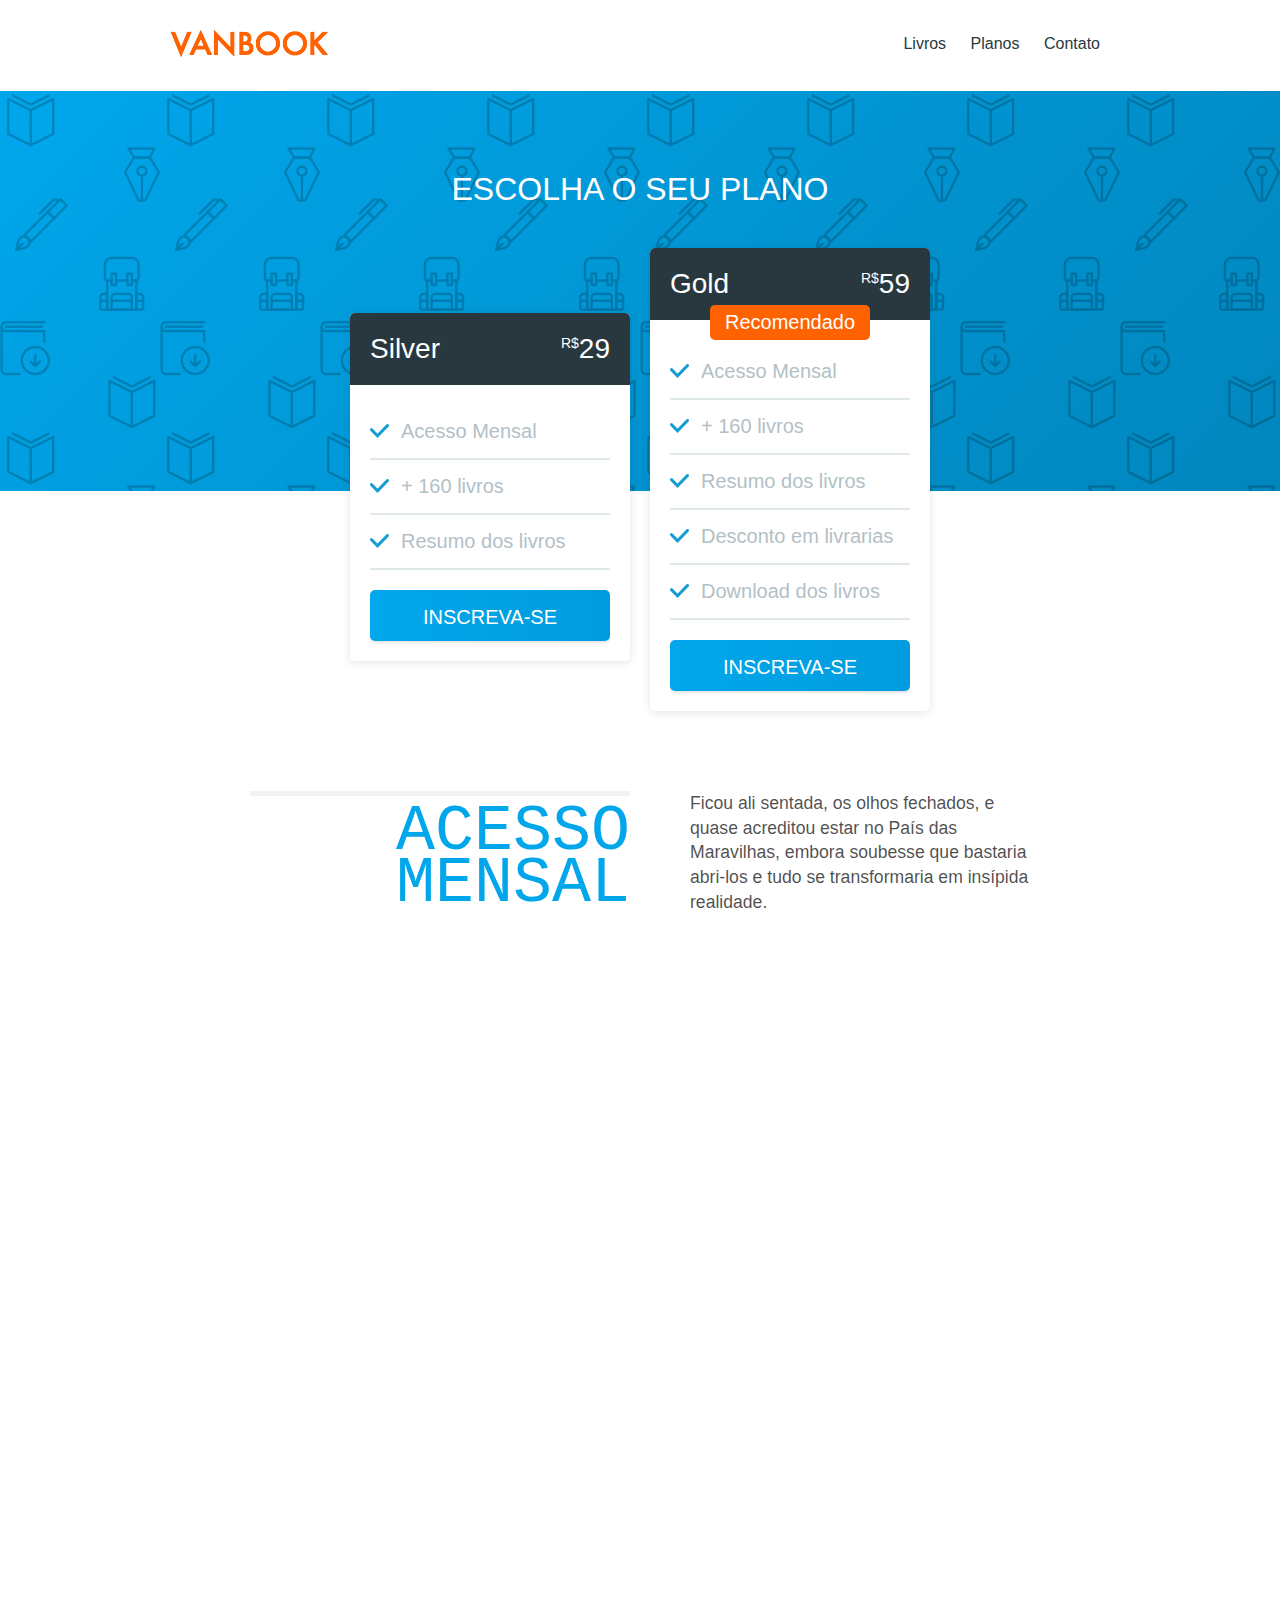
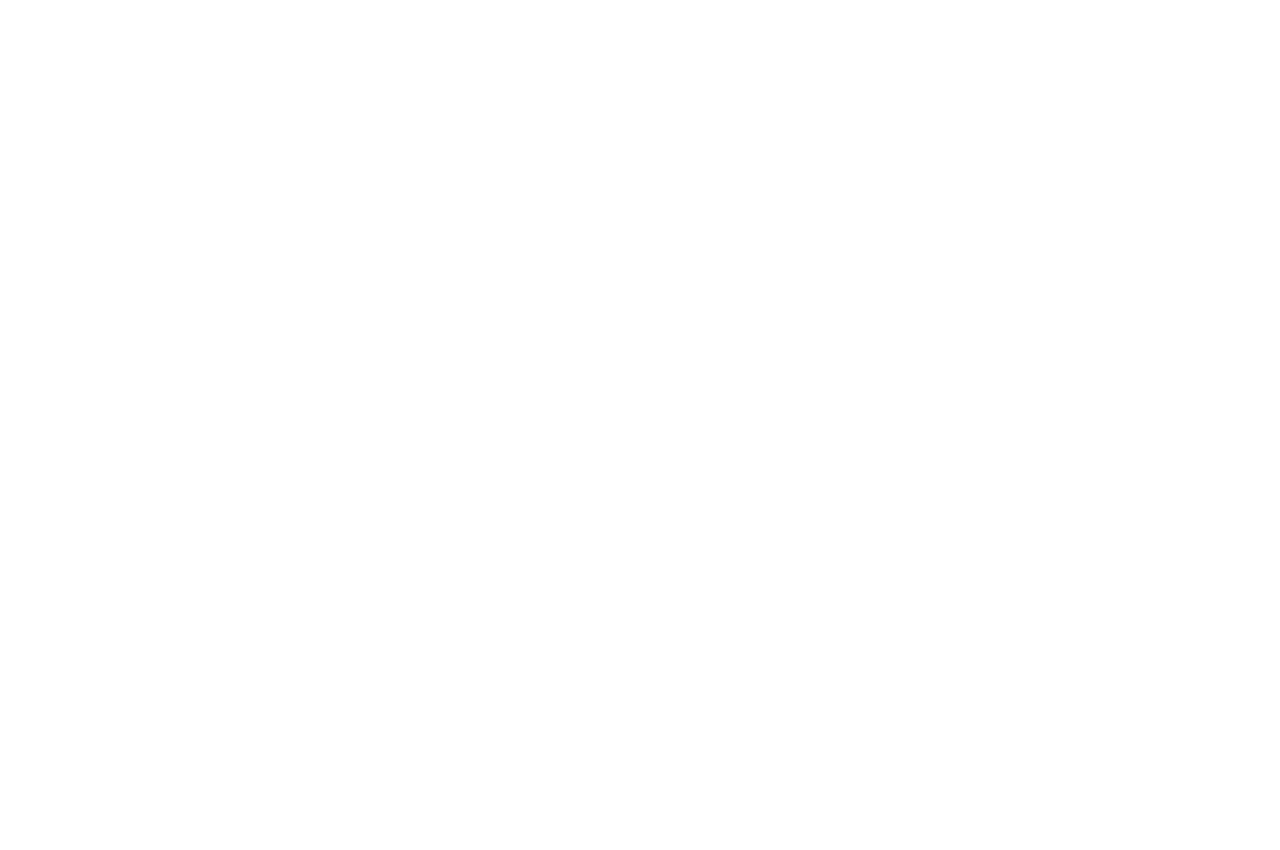
<file: 1-animacao-com-scroll/index.html>
<!DOCTYPE html>
<html lang="pt-br">
	<head>
		<meta charset="utf-8">
		<title>Vanbook</title>
		<link rel="stylesheet" href="css/reset.css">
		<link rel="stylesheet" href="css/grid.css">
		<link rel="stylesheet" href="css/style.css">
	</head>
	<body>

	<header class="container menu">
		<div class="grid-5">
			<a href="#"><img src="img/vanbook.png" alt="Vanbook"></a>
		</div>
		<nav class="grid-11">
			<ul>
				<li><a href="#">Livros</a></li>
				<li><a href="#">Planos</a></li>
				<li><a href="#">Contato</a></li>
			</ul>
		</nav>
	</header>

	<section class="planos">
		<h1>Escolha o seu plano</h1>

		<div class="container">
			<div class="planos-item silver grid-5">
				<div class="planos-nome">
					<h2>Silver</h2>
					<span><sup>R$</sup>29</span>
				</div>
				<ul>
					<li>Acesso Mensal</li>
					<li>+ 160 livros</li>
					<li>Resumo dos livros</li>
				</ul>
				<a href="#" class="btn">Inscreva-se</a>
			</div>

			<div class="planos-item grid-5">
				<div class="planos-nome">
					<h2>Gold</h2>
					<span><sup>R$</sup>59</span>
				</div>
				<p class="recomendado">Recomendado</p>
				<ul>
					<li>Acesso Mensal</li>
					<li>+ 160 livros</li>
					<li>Resumo dos livros</li>
					<li>Desconto em livrarias</li>
					<li>Download dos livros</li>
				</ul>
				<a href="#" class="btn">Inscreva-se</a>
			</div>
		</div>
	</section>

	<section class="beneficios-section container">
		<div class="beneficio">
			<h2>Acesso Mensal</h2>
			<p>Ficou ali sentada, os olhos fechados, e quase acreditou estar no País das Maravilhas, embora soubesse que bastaria abri-los e tudo se transformaria em insípida realidade.</p>
		</div>
		<div class="beneficio anime">
			<p>Eu... eu... nem eu mesmo sei, nesse momento... eu... enfim, sei quem eu era, quando me levantei hoje de manhã, mas acho que já me transformei várias vezes desde então.</p>
			<h2>+ 160 Livros</h2>
		</div>
		<div class="beneficio anime">
			<h2>Resumo dos Livros</h2>
			<p>Ficou ali sentada, os olhos fechados, e quase acreditou estar no País das Maravilhas, embora soubesse que bastaria abri-los e tudo se transformaria em insípida realidade.</p>
		</div>
		<div class="beneficio anime">
			<p>Eu... eu... nem eu mesmo sei, nesse momento... eu... enfim, sei quem eu era, quando me levantei hoje de manhã, mas acho que já me transformei várias vezes desde então.</p>
			<h2>Desconto em Livrarias</h2>
		</div>
		<div class="beneficio anime">
			<h2>Download dos Livros</h2>
			<p>Ficou ali sentada, os olhos fechados, e quase acreditou estar no País das Maravilhas, embora soubesse que bastaria abri-los e tudo se transformaria em insípida realidade.</p>
		</div>
	</section>

	<!-- JavaScript -->
	<script src="js/libs/jquery-3.1.1.min.js"></script>
	<script src="js/main.js"></script>
	<!-- JavaScript -->

	</body>
</html>
</file>
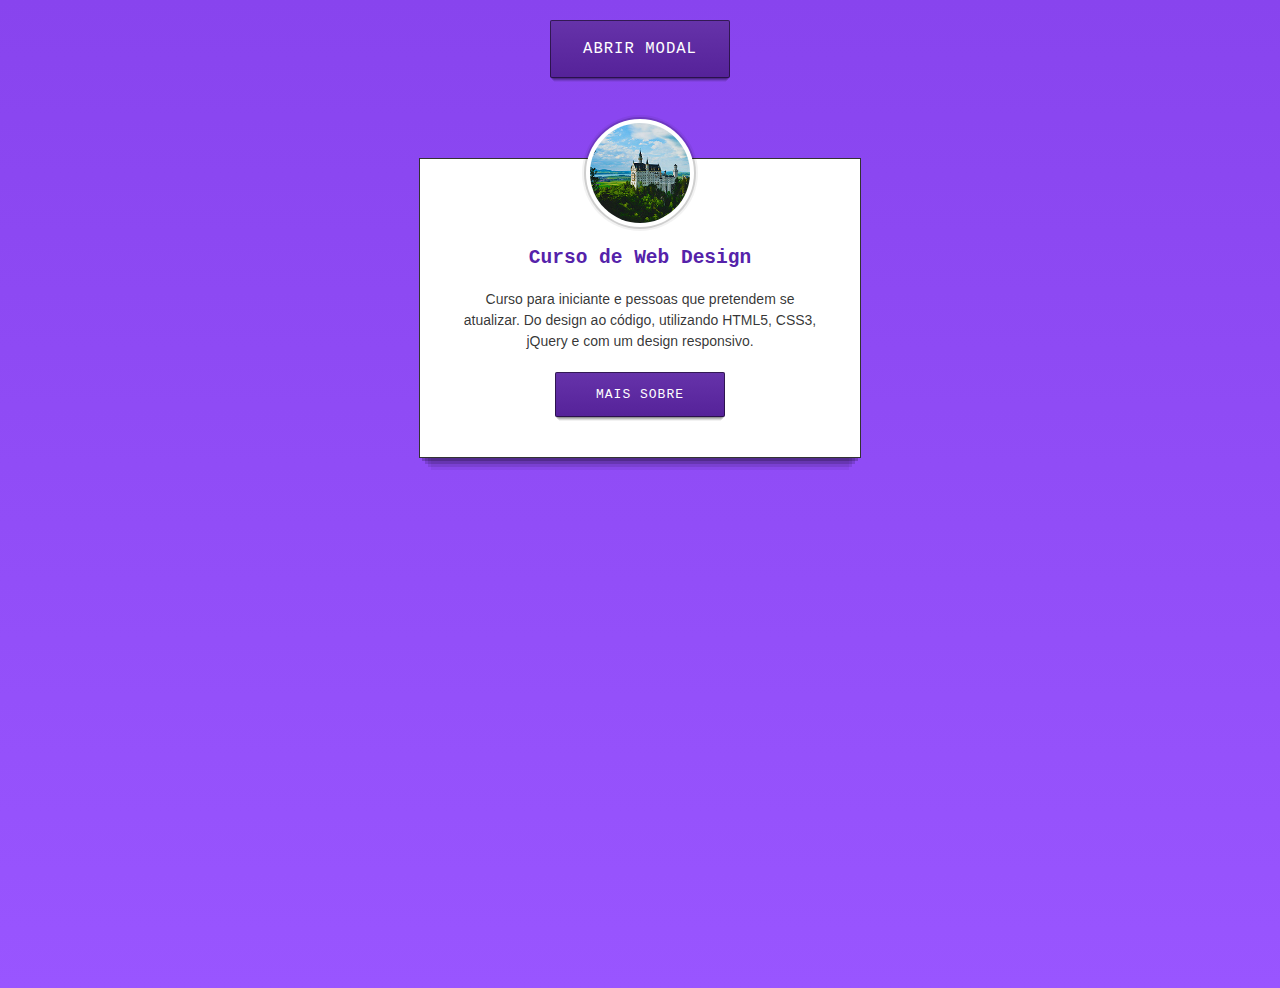
<file: 1-animacao/index.html>
<!DOCTYPE html>
<html>
  <head>
		<title>jQuery</title>
		<meta charset="utf-8">
		<link rel="stylesheet" href="style.css" type="text/css">
  </head>
  <body>
		<a href="#Teste" class="abrir-modal">Abrir Modal</a>
		<div class="modal active">
			<div class="modal-img">
				<img src="castelo.jpg" alt="Castelo" />
			</div>
			<div class="modal-content">
				<h1>Curso de Web Design</h1>
				<p>Curso para iniciante e pessoas que pretendem se atualizar. Do design ao código, utilizando HTML5, CSS3, jQuery e com um design responsivo.</p>
				<a href="#" class="btn">Mais Sobre</a>
			</div>
		</div>
    
    <script src="jquery-3.1.1.min.js" type="text/javascript"></script>
    <script src="app.js" type="text/javascript"></script>
  </body>
</html>
</file>
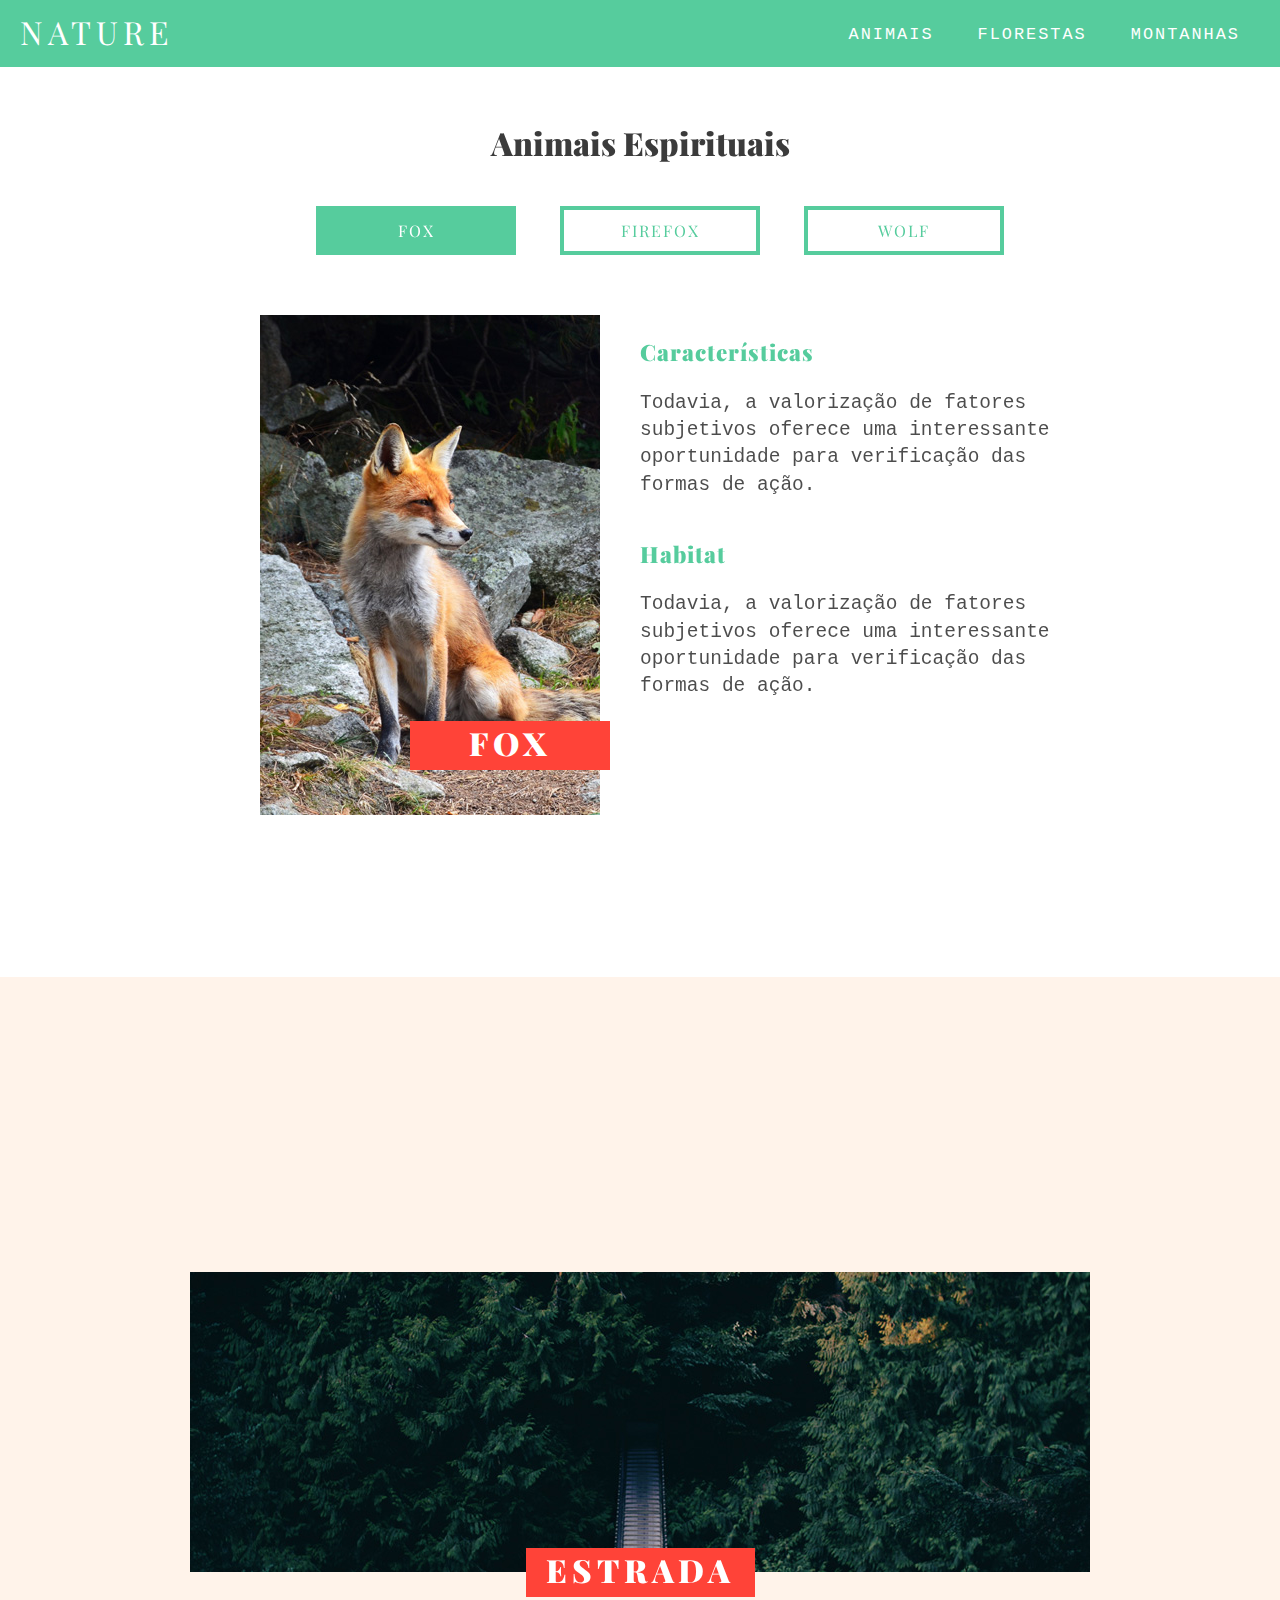
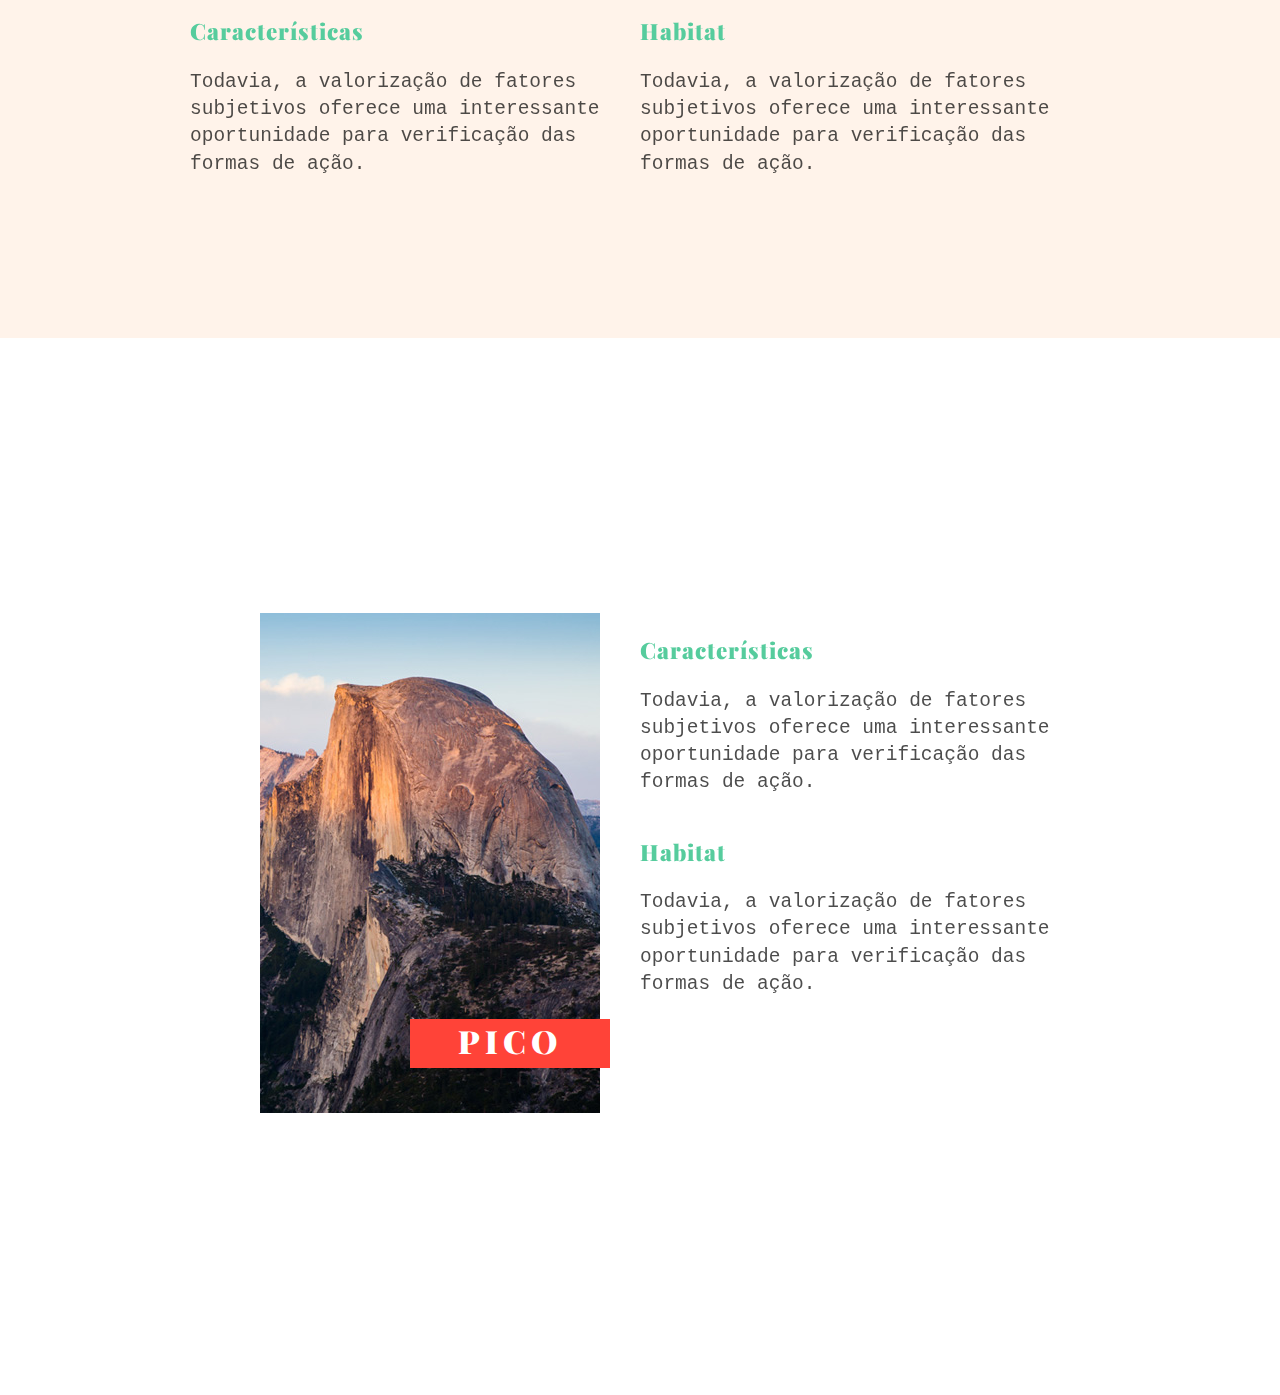
<file: 10-animacao-ao-scroll/index.html>
<!DOCTYPE html>
<html>

<head>
	<title>Nature - Scroll</title>
	<link href="https://fonts.googleapis.com/css?family=Playfair+Display:900" rel="stylesheet">
	<link rel="stylesheet" type="text/css" href="css/style.css">
</head>

<body>

	<script type="text/javascript">
		document.documentElement.className += ' js';
	</script>

	<header class="menu">
		<a class="logo" href="/">Nature</a>
		<span class="mobile-btn"></span>
		<nav class="menu-nav mobile-menu">
			<ul>
				<li><a href="#animais">Animais</a></li>
				<li><a href="#florestas">Florestas</a></li>
				<li><a href="#montanhas">Montanhas</a></li>
			</ul>
		</nav>
	</header>

	<section class="container animais" data-group="animais" id="animais">

		<h1 data-anime="scroll">Animais Espirituais</h1>

		<ul class="tab-menu" data-anime="scroll">
			<li><a href="#fox" data-click="fox">Fox</a></li>
			<li><a href="#firefox" data-click="firefox">FireFox</a></li>
			<li><a href="#wolf" data-click="wolf">Wolf</a></li>
		</ul>

		<div class="item" id="fox" data-target="fox">
			<div class="item-img">
				<img src="img/fox.jpg" alt="Fox">
				<h2>Fox</h2>
			</div>
			<div class="item-info">
				<h3>Características</h3>
				<p>Todavia, a valorização de fatores subjetivos oferece uma interessante oportunidade para verificação
					das formas de ação.</p>
				<h3>Habitat</h3>
				<p>Todavia, a valorização de fatores subjetivos oferece uma interessante oportunidade para verificação
					das formas de ação.</p>
			</div>
		</div>

		<div class="item" id="firefox" data-target="firefox">
			<div class="item-img">
				<img src="img/firefox.jpg" alt="FireFox">
				<h2>FireFox</h2>
			</div>
			<div class="item-info">
				<h3>Características</h3>
				<p>Todavia, a valorização de fatores subjetivos oferece uma interessante oportunidade para verificação
					das formas de ação.</p>
				<h3>Habitat</h3>
				<p>Todavia, a valorização de fatores subjetivos oferece uma interessante oportunidade para verificação
					das formas de ação.</p>
			</div>
		</div>

		<div class="item" id="wolf" data-target="wolf">
			<div class="item-img">
				<img src="img/wolf.jpg" alt="wolf">
				<h2>Wolf</h2>
			</div>
			<div class="item-info">
				<h3>Características</h3>
				<p>Todavia, a valorização de fatores subjetivos oferece uma interessante oportunidade para verificação
					das formas de ação.</p>
				<h3>Habitat</h3>
				<p>Todavia, a valorização de fatores subjetivos oferece uma interessante oportunidade para verificação
					das formas de ação.</p>
			</div>
		</div>

	</section>

	<section class="florestas" data-group="florestas" id="florestas">
		<div class="container">
			<h1 data-anime="scroll">Florestas Termais</h1>

			<ul class="tab-menu" data-anime="scroll">
				<li><a href="#estrada" data-click="estrada">Estrada</a></li>
				<li><a href="#sol" data-click="sol">Sol</a></li>
				<li><a href="#verde" data-click="verde">Verde</a></li>
			</ul>

			<div class="item" id="estrada" data-target="estrada">
				<div class="item-img">
					<img src="img/estrada.jpg" alt="Estrada">
					<h2>Estrada</h2>
				</div>
				<div class="item-info">
					<div>
						<h3>Características</h3>
						<p>Todavia, a valorização de fatores subjetivos oferece uma interessante oportunidade para
							verificação das formas de ação.</p>
					</div>
					<div>
						<h3>Habitat</h3>
						<p>Todavia, a valorização de fatores subjetivos oferece uma interessante oportunidade para
							verificação das formas de ação.</p>
					</div>
				</div>
			</div>

			<div class="item" id="sol" data-target="sol">
				<div class="item-img">
					<img src="img/sol.jpg" alt="Sol">
					<h2>Sol</h2>
				</div>
				<div class="item-info">
					<div>
						<h3>Características</h3>
						<p>Todavia, a valorização de fatores subjetivos oferece uma interessante oportunidade para
							verificação das formas de ação.</p>
					</div>
					<div>
						<h3>Habitat</h3>
						<p>Todavia, a valorização de fatores subjetivos oferece uma interessante oportunidade para
							verificação das formas de ação.</p>
					</div>
				</div>
			</div>

			<div class="item" id="verde" data-target="verde">
				<div class="item-img">
					<img src="img/verde.jpg" alt="Verde">
					<h2>Verde</h2>
				</div>
				<div class="item-info">
					<div>
						<h3>Características</h3>
						<p>Todavia, a valorização de fatores subjetivos oferece uma interessante oportunidade para
							verificação das formas de ação.</p>
					</div>
					<div>
						<h3>Habitat</h3>
						<p>Todavia, a valorização de fatores subjetivos oferece uma interessante oportunidade para
							verificação das formas de ação.</p>
					</div>
				</div>
			</div>
		</div>
	</section>


	<section class="container montanhas" data-group="montanhas" id="montanhas">

		<h1 data-anime="scroll">Montanhas da Alma</h1>

		<ul class="tab-menu" data-anime="scroll">
			<li><a href="#pico" data-click="pico">Pico</a></li>
			<li><a href="#montanha" data-click="montanha">Montanha</a></li>
			<li><a href="#monte" data-click="monte">Monte</a></li>
		</ul>

		<div class="item" id="pico" data-target="pico">
			<div class="item-img">
				<img src="img/pico.jpg" alt="Pico">
				<h2>Pico</h2>
			</div>
			<div class="item-info">
				<h3>Características</h3>
				<p>Todavia, a valorização de fatores subjetivos oferece uma interessante oportunidade para verificação
					das formas de ação.</p>
				<h3>Habitat</h3>
				<p>Todavia, a valorização de fatores subjetivos oferece uma interessante oportunidade para verificação
					das formas de ação.</p>
			</div>
		</div>

		<div class="item" id="montanha" data-target="montanha">
			<div class="item-img">
				<img src="img/montanha.jpg" alt="Montanha">
				<h2>Montanha</h2>
			</div>
			<div class="item-info">
				<h3>Características</h3>
				<p>Todavia, a valorização de fatores subjetivos oferece uma interessante oportunidade para verificação
					das formas de ação.</p>
				<h3>Habitat</h3>
				<p>Todavia, a valorização de fatores subjetivos oferece uma interessante oportunidade para verificação
					das formas de ação.</p>
			</div>
		</div>

		<div class="item" id="monte" data-target="monte">
			<div class="item-img">
				<img src="img/monte.jpg" alt="Monte">
				<h2>Monte</h2>
			</div>
			<div class="item-info">
				<h3>Características</h3>
				<p>Todavia, a valorização de fatores subjetivos oferece uma interessante oportunidade para verificação
					das formas de ação.</p>
				<h3>Habitat</h3>
				<p>Todavia, a valorização de fatores subjetivos oferece uma interessante oportunidade para verificação
					das formas de ação.</p>
			</div>
		</div>

	</section>

	<script type="text/javascript" src="js/jquery-3.1.1.min.js"></script>
	<script type="text/javascript" src="js/app.js"></script>
</body>

</html>
</file>
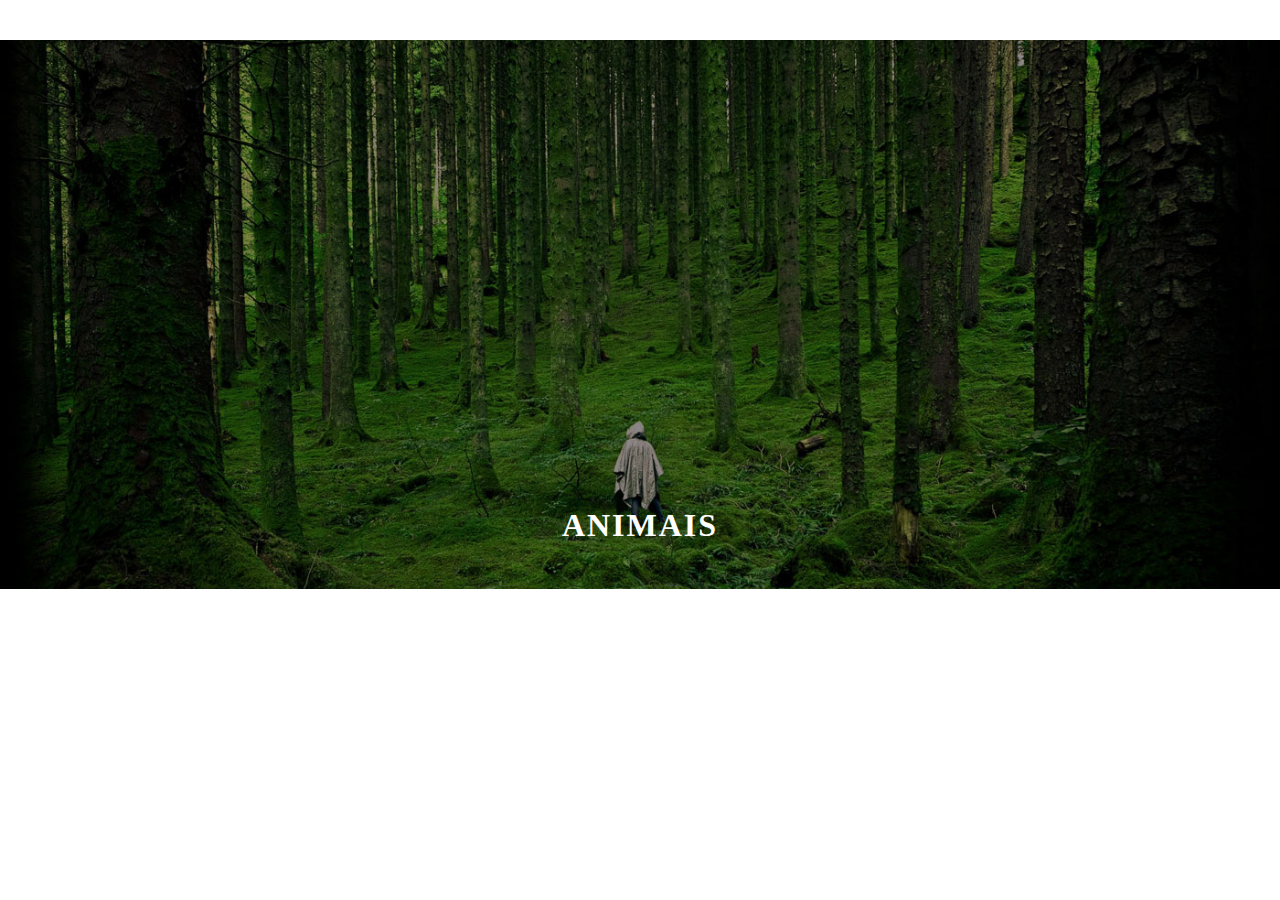
<file: 10-slide/index.html>
<!DOCTYPE html>
<html>
<head>
	<title>Slide</title>
	<link href="https://fonts.googleapis.com/css?family=Playfair+Display:900" rel="stylesheet">
	<link rel="stylesheet" type="text/css" href="css/style.css">
</head>
<body>
		
	<section class="introducao slide">
		<div>
			<img src="img/slide/slide-1.jpg" alt="Animais">
			<h2>Animais</h2>
		</div>
		<div>
			<img src="img/slide/slide-2.jpg" alt="Florestas">
			<h2>Florestas</h2>
		</div>
		<div>
			<img src="img/slide/slide-3.jpg" alt="Montanhas">
			<h2>Montanhas</h2>
		</div>
	</section>
	
	<script type="text/javascript" src="js/jquery-3.1.1.min.js"></script>
	<script type="text/javascript" src="js/app.js"></script>
</body>
</html>
</file>
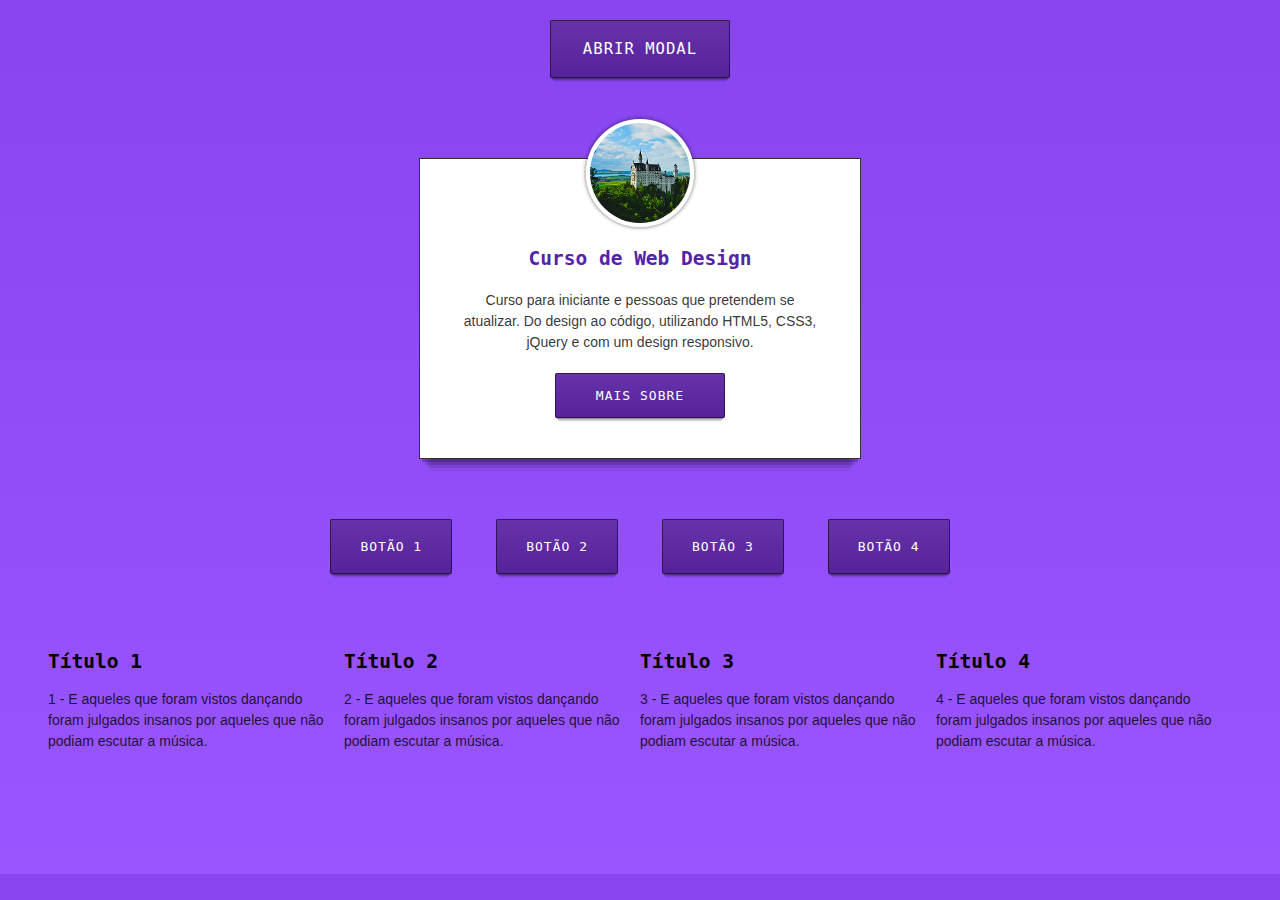
<file: 3-traversing/index.html>
<!DOCTYPE html>
<html>
  <head>
		<title>jQuery</title>
		<meta charset="utf-8">
		<link rel="stylesheet" href="style.css" type="text/css">
  </head>
  <body>
		<a href="#Teste" class="abrir-modal">Abrir Modal</a>
		<div class="modal active">
			<div class="modal-img">
				<img src="castelo.jpg" alt="Castelo" />
			</div>
			<div class="modal-content">
				<h1>Curso de Web Design</h1>
				<p>Curso para iniciante e pessoas que pretendem se atualizar. Do design ao código, utilizando HTML5, CSS3, jQuery e com um design responsivo.</p>
				<a href="#" class="btn">Mais Sobre</a>
			</div>
		</div>
		
		<section class="botoes">
			<a href="#" class="btn">Botão 1</a>
			<a href="#" class="btn">Botão 2</a>
			<a href="#" class="btn">Botão 3</a>
			<a href="#" class="btn">Botão 4</a>
		</section>
		
		<section class="frases">
			<div>
				<h2>Título 1</h2>
				<p><span>1 - </span>E aqueles que foram vistos dançando foram julgados insanos por aqueles que não podiam escutar a música.</p>
			</div>
			<div>
				<h2>Título 2</h2>
				<p><span>2 - </span>E aqueles que foram vistos dançando foram julgados insanos por aqueles que não podiam escutar a música.</p>
			</div>
			<div>
				<h2>Título 3</h2>
				<p><span>3 - </span>E aqueles que foram vistos dançando foram julgados insanos por aqueles que não podiam escutar a música.</p>
			</div>
			<div>
				<h2>Título 4</h2>
				<p><span>4 - </span>E aqueles que foram vistos dançando foram julgados insanos por aqueles que não podiam escutar a música.</p>
			</div>
		</section>
    
    <script src="jquery-3.1.1.min.js" type="text/javascript"></script>
    <script src="app.js" type="text/javascript"></script>
  </body>
</html>
</file>
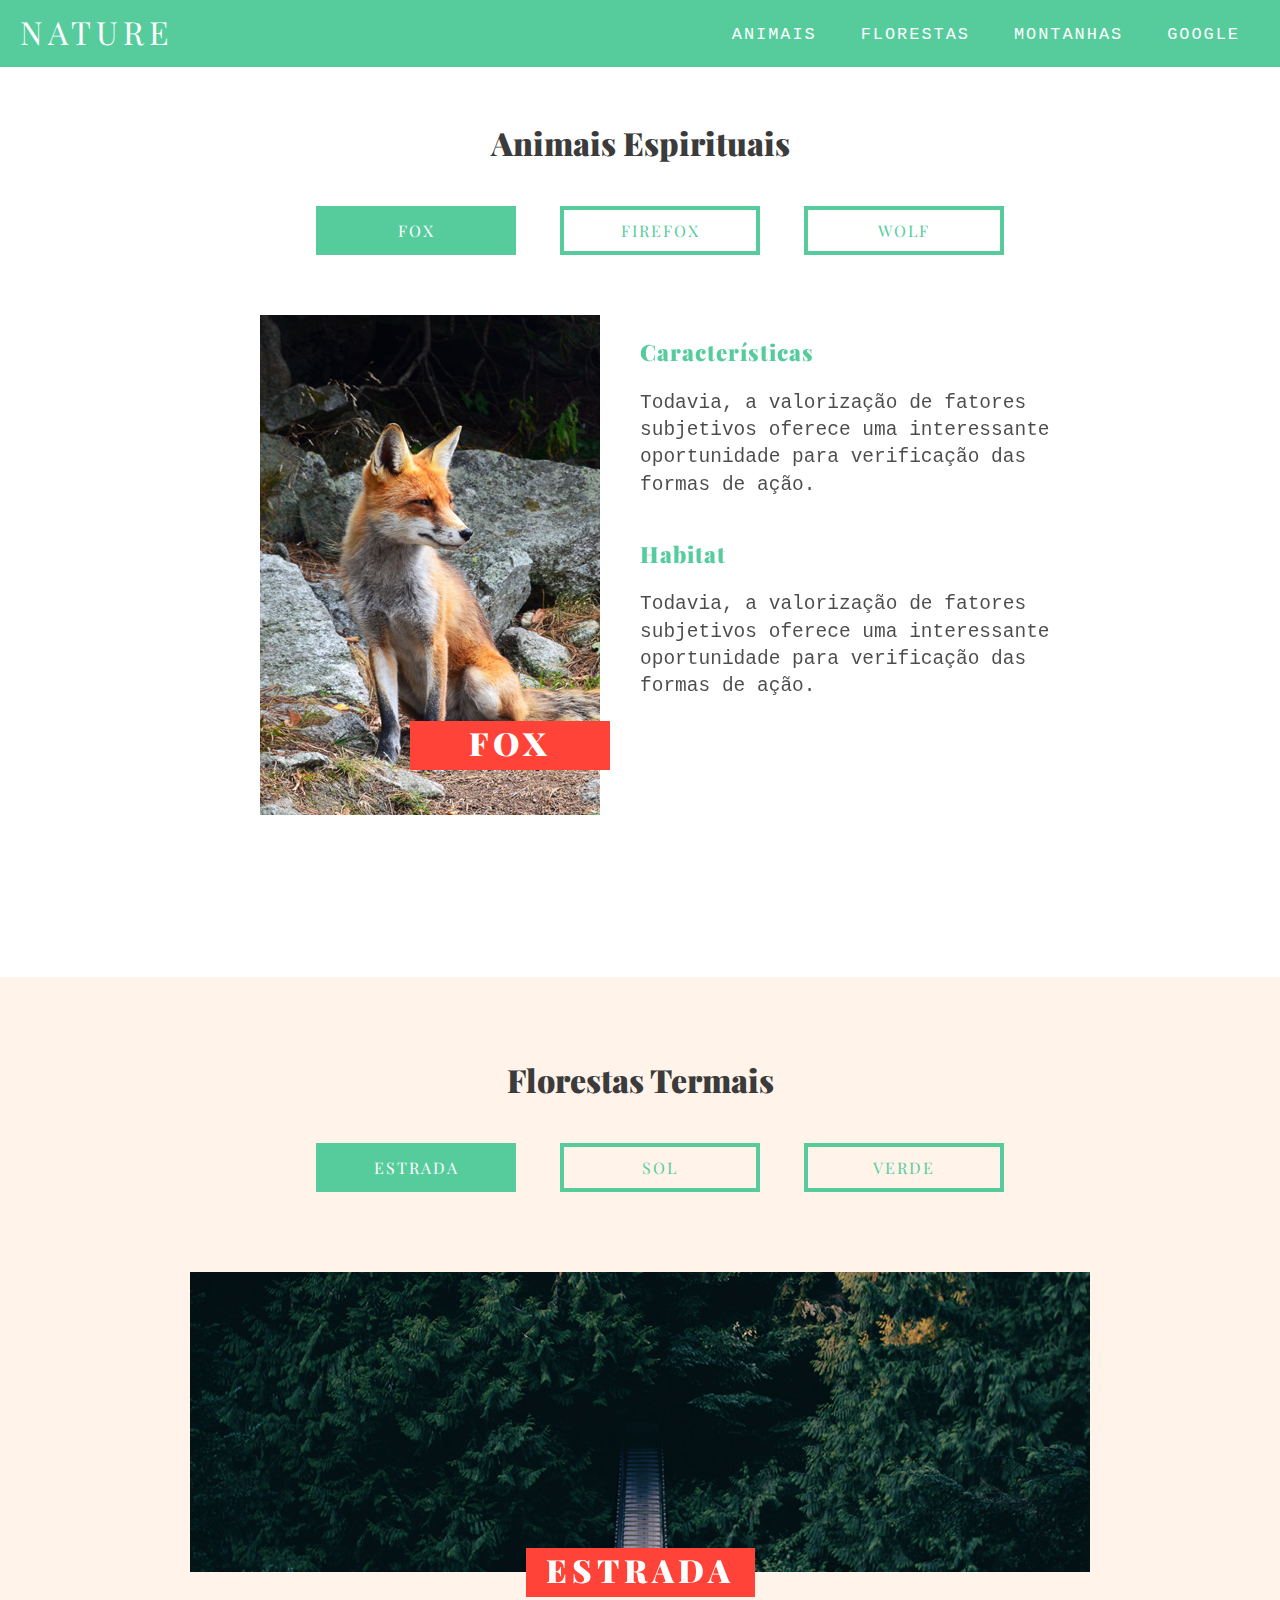
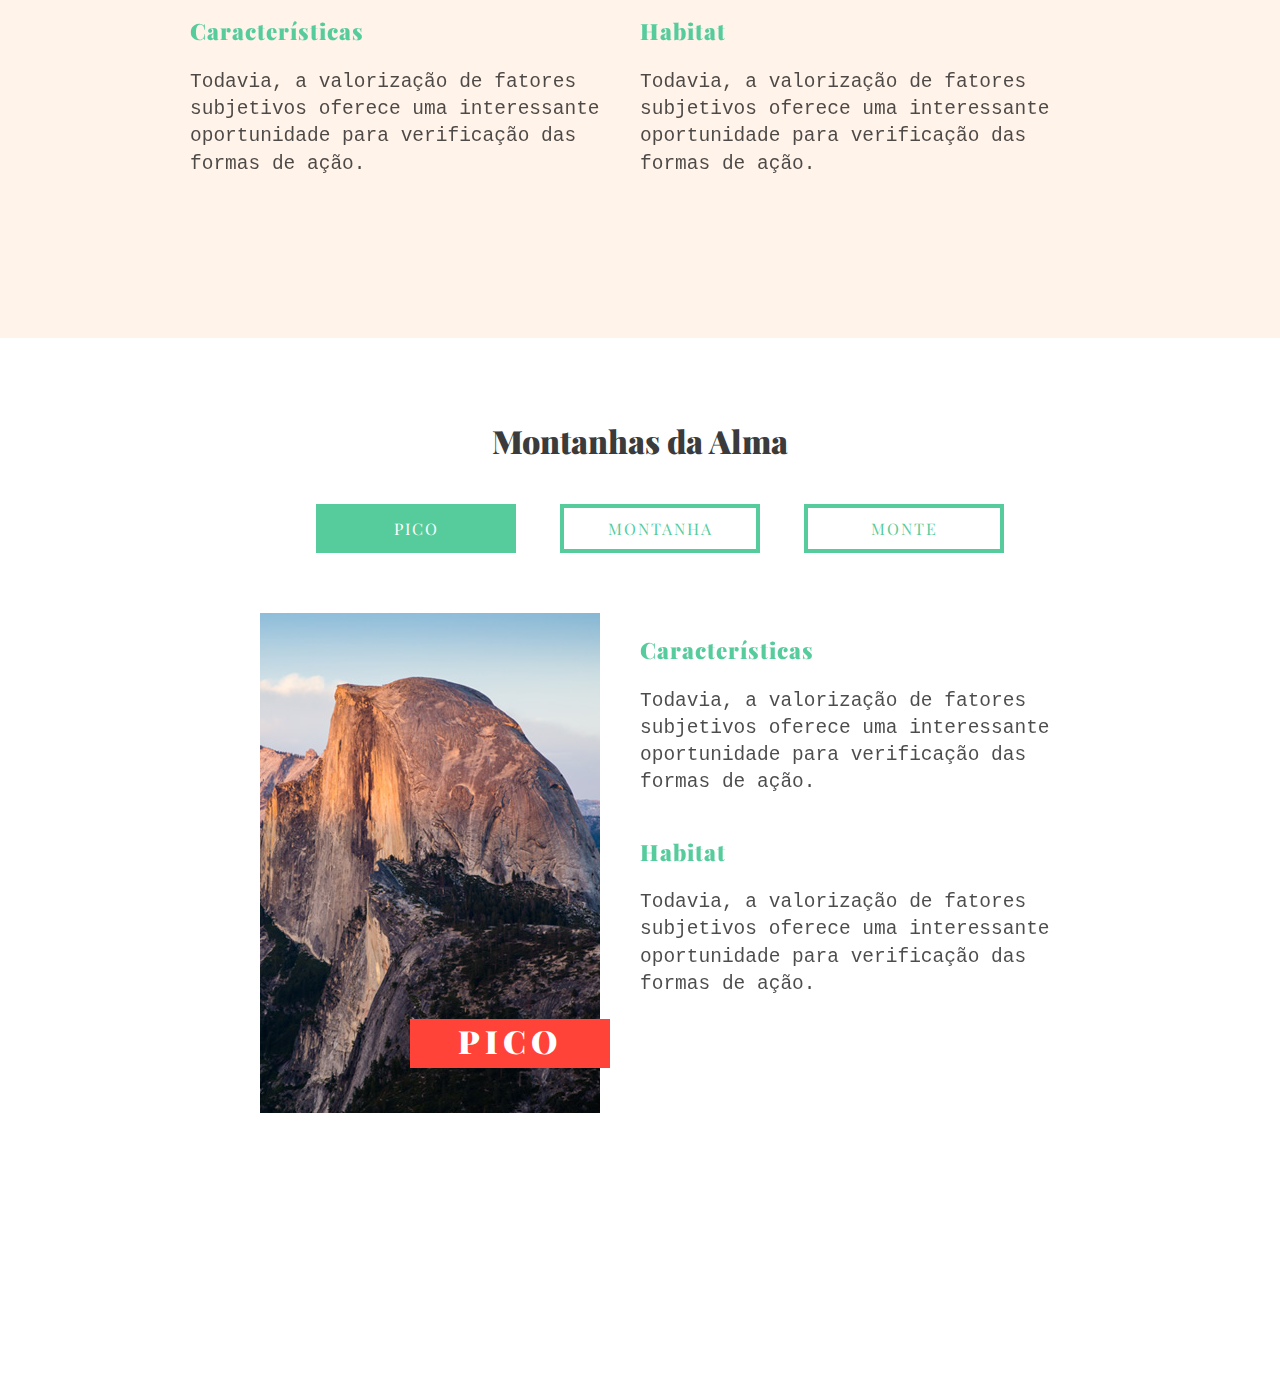
<file: 6-scroll/index.html>
<!DOCTYPE html>
<html>
<head>
	<title>Nature - Scroll</title>
	<link href="https://fonts.googleapis.com/css?family=Playfair+Display:900" rel="stylesheet">
	<link rel="stylesheet" type="text/css" href="css/style.css">
</head>
<body>

	<script type="text/javascript">
		document.documentElement.className += ' js';
	</script>
	
	<header class="menu">
		<a class="logo" href="/">Nature</a>
		<nav class="menu-nav">
			<ul>
				<li><a href="#animais">Animais</a></li>
				<li><a href="#florestas">Florestas</a></li>
				<li><a href="#montanhas">Montanhas</a></li>
				<li><a href="https://www.google.com.br/" target="_blank">Google</a></li>
			</ul>
		</nav>
	</header>

	<section class="container animais" data-group="animais" id="animais">

		<h1>Animais Espirituais</h1>

		<ul class="tab-menu">
			<li><a href="#fox" data-click="fox">Fox</a></li>
			<li><a href="#firefox" data-click="firefox">FireFox</a></li>
			<li><a href="#wolf" data-click="wolf">Wolf</a></li>
		</ul>

		<div class="item" id="fox" data-target="fox">
			<div class="item-img">
				<img src="img/fox.jpg" alt="Fox">
				<h2>Fox</h2>
			</div>
			<div class="item-info">
				<h3>Características</h3>
				<p>Todavia, a valorização de fatores subjetivos oferece uma interessante oportunidade para verificação das formas de ação.</p>
				<h3>Habitat</h3>
				<p>Todavia, a valorização de fatores subjetivos oferece uma interessante oportunidade para verificação das formas de ação.</p>
			</div>
		</div>

		<div class="item" id="firefox" data-target="firefox">
			<div class="item-img">
				<img src="img/firefox.jpg" alt="FireFox">
				<h2>FireFox</h2>
			</div>
			<div class="item-info">
				<h3>Características</h3>
				<p>Todavia, a valorização de fatores subjetivos oferece uma interessante oportunidade para verificação das formas de ação.</p>
				<h3>Habitat</h3>
				<p>Todavia, a valorização de fatores subjetivos oferece uma interessante oportunidade para verificação das formas de ação.</p>
			</div>
		</div>

		<div class="item" id="wolf" data-target="wolf">
			<div class="item-img">
				<img src="img/wolf.jpg" alt="wolf">
				<h2>Wolf</h2>
			</div>
			<div class="item-info">
				<h3>Características</h3>
				<p>Todavia, a valorização de fatores subjetivos oferece uma interessante oportunidade para verificação das formas de ação.</p>
				<h3>Habitat</h3>
				<p>Todavia, a valorização de fatores subjetivos oferece uma interessante oportunidade para verificação das formas de ação.</p>
			</div>
		</div>

	</section>

	<section class="florestas" data-group="florestas" id="florestas">
	<div class="container">
		<h1>Florestas Termais</h1>

		<ul class="tab-menu">
			<li><a href="#estrada" data-click="estrada">Estrada</a></li>
			<li><a href="#sol" data-click="sol">Sol</a></li>
			<li><a href="#verde" data-click="verde">Verde</a></li>
		</ul>

		<div class="item" id="estrada" data-target="estrada">
			<div class="item-img">
				<img src="img/estrada.jpg" alt="Estrada">
				<h2>Estrada</h2>
			</div>
			<div class="item-info">
			<div>
				<h3>Características</h3>
				<p>Todavia, a valorização de fatores subjetivos oferece uma interessante oportunidade para verificação das formas de ação.</p>
			</div>
			<div>
				<h3>Habitat</h3>
				<p>Todavia, a valorização de fatores subjetivos oferece uma interessante oportunidade para verificação das formas de ação.</p>
			</div>
			</div>
		</div>

		<div class="item" id="sol" data-target="sol">
			<div class="item-img">
				<img src="img/sol.jpg" alt="Sol">
				<h2>Sol</h2>
			</div>
			<div class="item-info">
			<div>
				<h3>Características</h3>
				<p>Todavia, a valorização de fatores subjetivos oferece uma interessante oportunidade para verificação das formas de ação.</p>
			</div>
			<div>
				<h3>Habitat</h3>
				<p>Todavia, a valorização de fatores subjetivos oferece uma interessante oportunidade para verificação das formas de ação.</p>
			</div>	
			</div>
		</div>

		<div class="item" id="verde" data-target="verde">
			<div class="item-img">
				<img src="img/verde.jpg" alt="Verde">
				<h2>Verde</h2>
			</div>
			<div class="item-info">
			<div>
				<h3>Características</h3>
				<p>Todavia, a valorização de fatores subjetivos oferece uma interessante oportunidade para verificação das formas de ação.</p>
			</div>
			<div>
				<h3>Habitat</h3>
				<p>Todavia, a valorização de fatores subjetivos oferece uma interessante oportunidade para verificação das formas de ação.</p>
			</div>
			</div>
		</div>
	</div>
	</section>
	
	
<section class="container montanhas" data-group="montanhas" id="montanhas">

		<h1>Montanhas da Alma</h1>

		<ul class="tab-menu">
			<li><a href="#pico" data-click="pico">Pico</a></li>
			<li><a href="#montanha" data-click="montanha">Montanha</a></li>
			<li><a href="#monte" data-click="monte">Monte</a></li>
		</ul>

		<div class="item" id="pico" data-target="pico">
			<div class="item-img">
				<img src="img/pico.jpg" alt="Pico">
				<h2>Pico</h2>
			</div>
			<div class="item-info">
				<h3>Características</h3>
				<p>Todavia, a valorização de fatores subjetivos oferece uma interessante oportunidade para verificação das formas de ação.</p>
				<h3>Habitat</h3>
				<p>Todavia, a valorização de fatores subjetivos oferece uma interessante oportunidade para verificação das formas de ação.</p>
			</div>
		</div>

		<div class="item" id="montanha" data-target="montanha">
			<div class="item-img">
				<img src="img/montanha.jpg" alt="Montanha">
				<h2>Montanha</h2>
			</div>
			<div class="item-info">
				<h3>Características</h3>
				<p>Todavia, a valorização de fatores subjetivos oferece uma interessante oportunidade para verificação das formas de ação.</p>
				<h3>Habitat</h3>
				<p>Todavia, a valorização de fatores subjetivos oferece uma interessante oportunidade para verificação das formas de ação.</p>
			</div>
		</div>

		<div class="item" id="monte" data-target="monte">
			<div class="item-img">
				<img src="img/monte.jpg" alt="Monte">
				<h2>Monte</h2>
			</div>
			<div class="item-info">
				<h3>Características</h3>
				<p>Todavia, a valorização de fatores subjetivos oferece uma interessante oportunidade para verificação das formas de ação.</p>
				<h3>Habitat</h3>
				<p>Todavia, a valorização de fatores subjetivos oferece uma interessante oportunidade para verificação das formas de ação.</p>
			</div>
		</div>

	</section>	

	<script type="text/javascript" src="js/jquery-3.1.1.min.js"></script>
	<script type="text/javascript" src="js/app.js"></script>
</body>
</html>
</file>
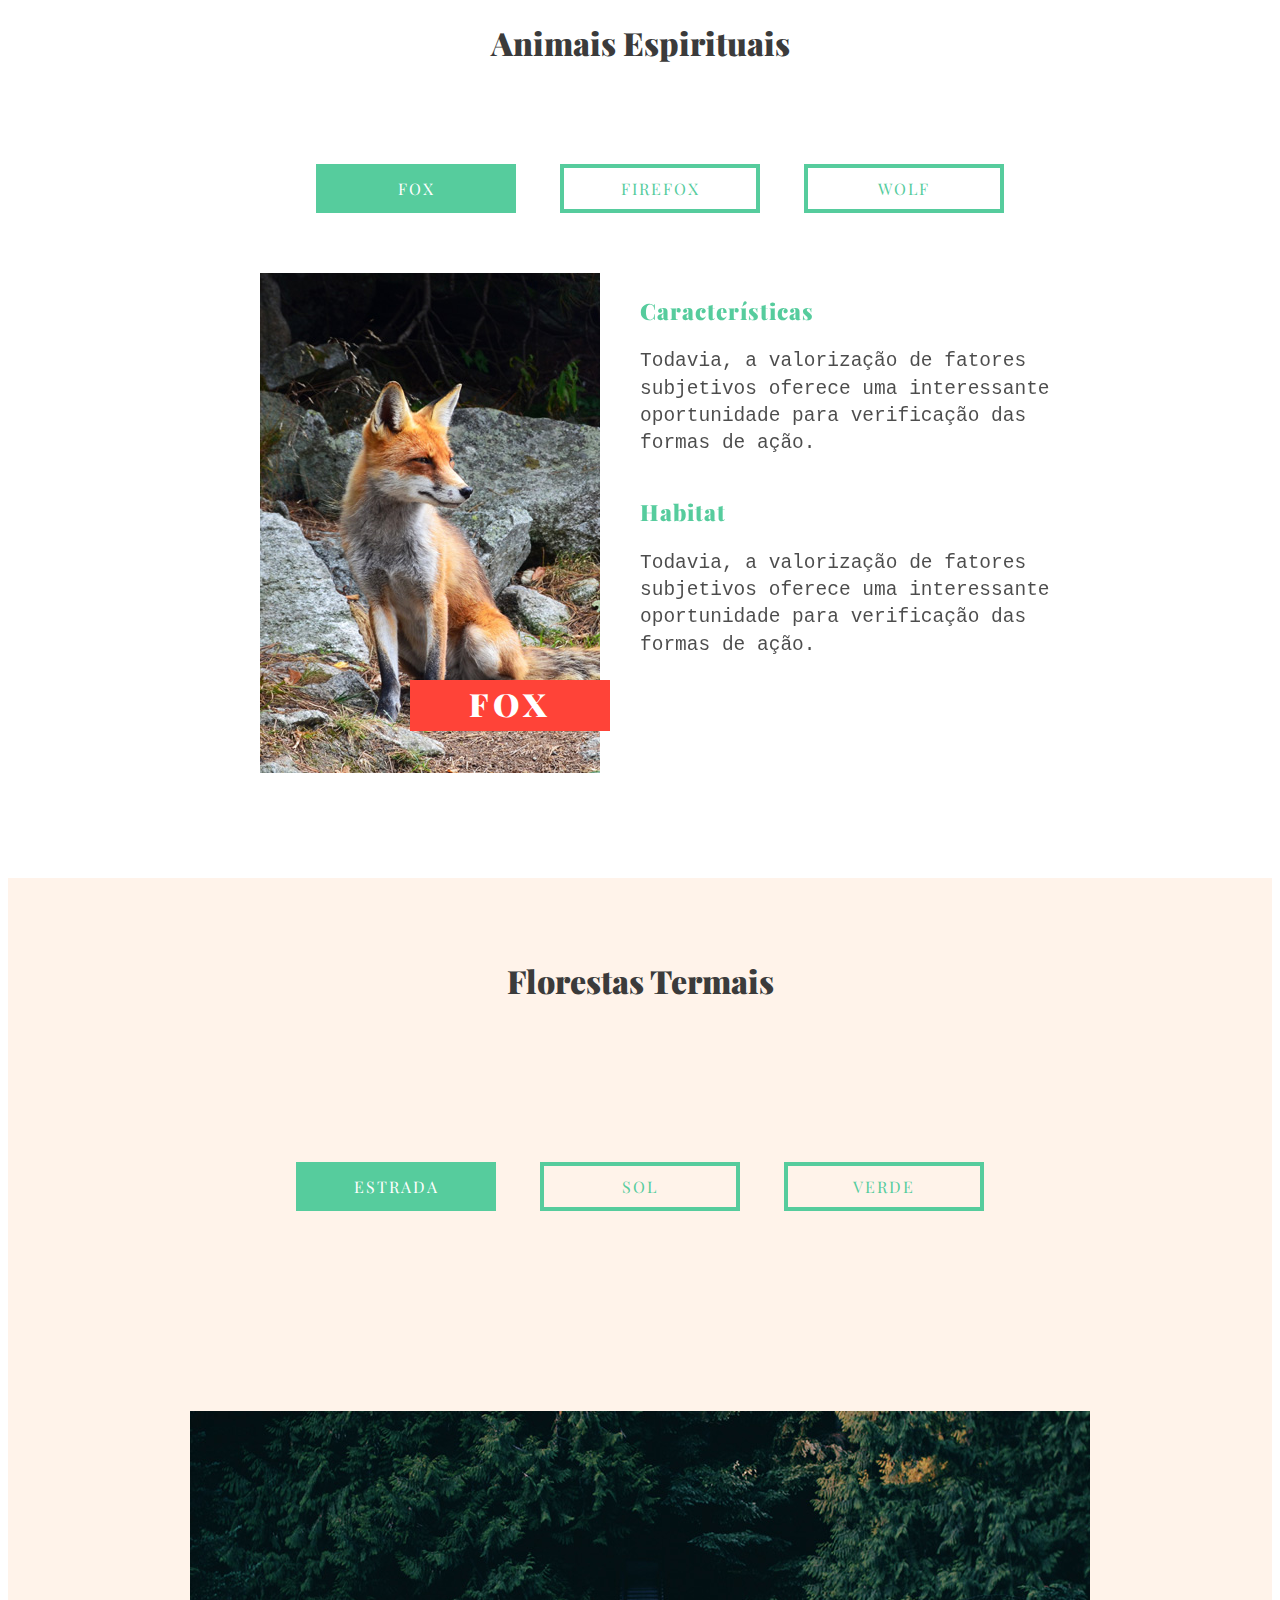
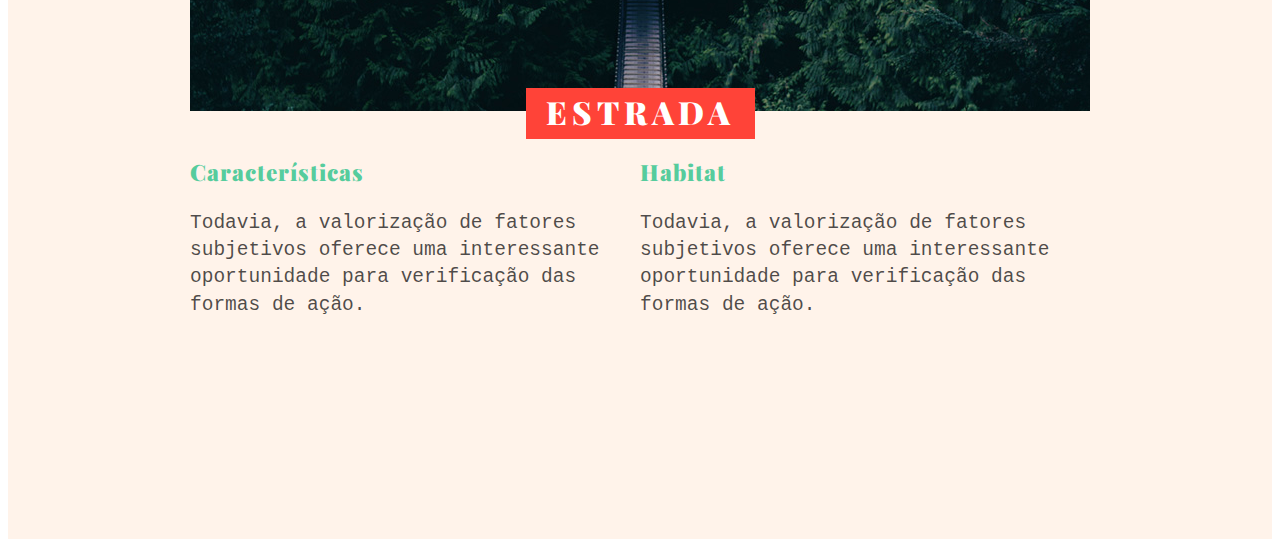
<file: 6-tabs/index.html>
<!DOCTYPE html>
<html>
<head>
	<title>Tabs</title>
	<link href="https://fonts.googleapis.com/css?family=Playfair+Display:900" rel="stylesheet">
	<link rel="stylesheet" type="text/css" href="css/style.css">
</head>
<body>

	<script type="text/javascript">
		document.documentElement.className += ' js';
	</script>

	<section class="container animais" data-group="animais">

		<h1>Animais Espirituais</h1>

		<ul class="animais tab-menu">
			<li><a href="javascript:;" data-click="fox">Fox</a></li>
			<li><a href="javascript:;" data-click="firefox">FireFox</a></li>
			<li><a href="javascript:;" data-click="wolf">Wolf</a></li>
		</ul>

		<div class="animais item" data-target="fox">
			<div class="item-img">
				<img src="img/fox.jpg" alt="Fox">
				<h2>Fox</h2>
			</div>
			<div class="item-info">
				<h3>Características</h3>
				<p>Todavia, a valorização de fatores subjetivos oferece uma interessante oportunidade para verificação das formas de ação.</p>
				<h3>Habitat</h3>
				<p>Todavia, a valorização de fatores subjetivos oferece uma interessante oportunidade para verificação das formas de ação.</p>
			</div>
		</div>

		<div class="animais item" data-target="firefox">
			<div class="item-img">
				<img src="img/firefox.jpg" alt="FireFox">
				<h2>FireFox</h2>
			</div>
			<div class="item-info">
				<h3>Características</h3>
				<p>Todavia, a valorização de fatores subjetivos oferece uma interessante oportunidade para verificação das formas de ação.</p>
				<h3>Habitat</h3>
				<p>Todavia, a valorização de fatores subjetivos oferece uma interessante oportunidade para verificação das formas de ação.</p>
			</div>
		</div>

		<div class="animais item" data-target="wolf">
			<div class="item-img">
				<img src="img/wolf.jpg" alt="wolf">
				<h2>Wolf</h2>
			</div>
			<div class="item-info">
				<h3>Características</h3>
				<p>Todavia, a valorização de fatores subjetivos oferece uma interessante oportunidade para verificação das formas de ação.</p>
				<h3>Habitat</h3>
				<p>Todavia, a valorização de fatores subjetivos oferece uma interessante oportunidade para verificação das formas de ação.</p>
			</div>
		</div>

	</section>

	<section class="florestas" data-group="florestas">
	<div class="container">
		<h1>Florestas Termais</h1>

		<ul class="florestas tab-menu">
			<li><a href="javascript:;" data-click="estrada">Estrada</a></li>
			<li><a href="javascript:;" data-click="sol">Sol</a></li>
			<li><a href="javascript:;" data-click="verde">Verde</a></li>
		</ul>

		<div class="florestas item" data-target="estrada">
			<div class="item-img">
				<img src="img/estrada.jpg" alt="Estrada">
				<h2>Estrada</h2>
			</div>
			<div class="item-info">
			<div>
				<h3>Características</h3>
				<p>Todavia, a valorização de fatores subjetivos oferece uma interessante oportunidade para verificação das formas de ação.</p>
			</div>
			<div>
				<h3>Habitat</h3>
				<p>Todavia, a valorização de fatores subjetivos oferece uma interessante oportunidade para verificação das formas de ação.</p>
			</div>
			</div>
		</div>

		<div class="florestas item" data-target="sol">
			<div class="item-img">
				<img src="img/sol.jpg" alt="Sol">
				<h2>Sol</h2>
			</div>
			<div class="item-info">
			<div>
				<h3>Características</h3>
				<p>Todavia, a valorização de fatores subjetivos oferece uma interessante oportunidade para verificação das formas de ação.</p>
			</div>
			<div>
				<h3>Habitat</h3>
				<p>Todavia, a valorização de fatores subjetivos oferece uma interessante oportunidade para verificação das formas de ação.</p>
			</div>	
			</div>
		</div>

		<div class="florestas item" data-target="verde">
			<div class="item-img">
				<img src="img/verde.jpg" alt="Verde">
				<h2>Verde</h2>
			</div>
			<div class="item-info">
			<div>
				<h3>Características</h3>
				<p>Todavia, a valorização de fatores subjetivos oferece uma interessante oportunidade para verificação das formas de ação.</p>
			</div>
			<div>
				<h3>Habitat</h3>
				<p>Todavia, a valorização de fatores subjetivos oferece uma interessante oportunidade para verificação das formas de ação.</p>
			</div>
			</div>
		</div>
	</div>
	</section>


	<script type="text/javascript" src="js/jquery-3.1.1.min.js"></script>
	<script type="text/javascript" src="js/app.js"></script>
</body>
</html>
</file>
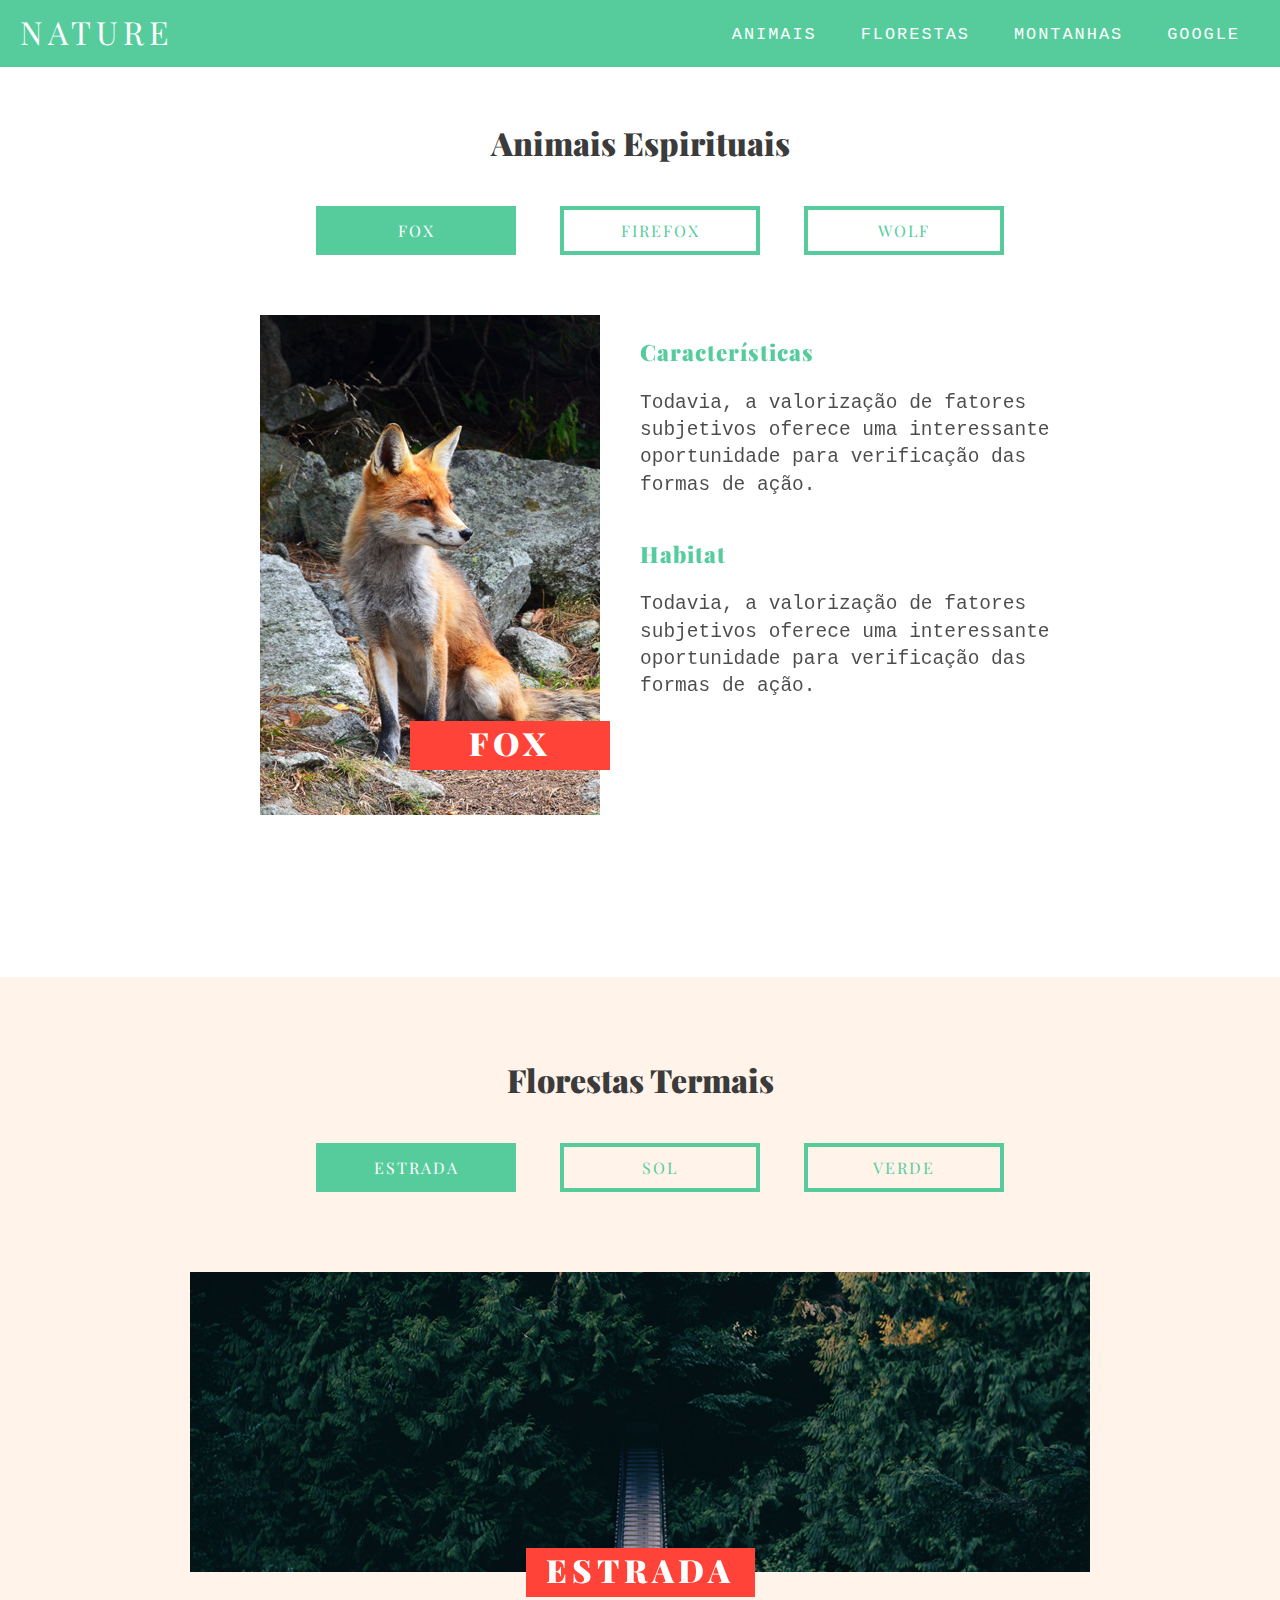
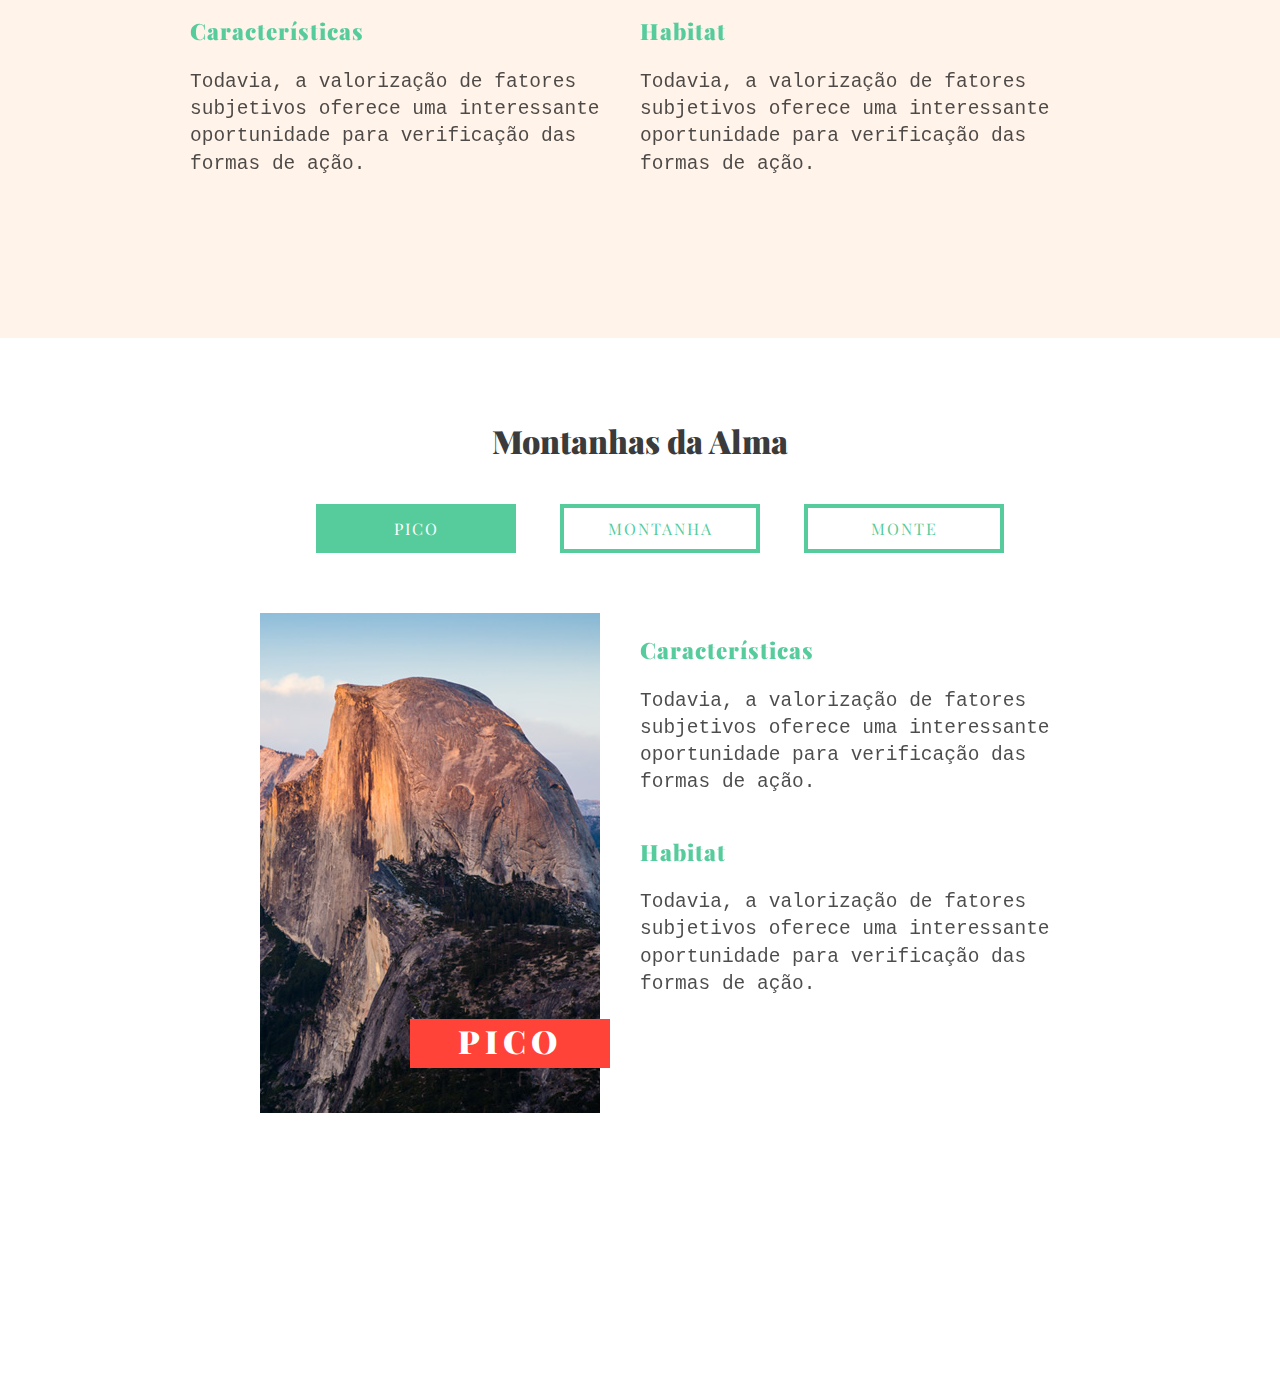
<file: 7-scroll-com-link-ativo/index.html>
<!DOCTYPE html>
<html>
<head>
	<title>Nature - Scroll</title>
	<link href="https://fonts.googleapis.com/css?family=Playfair+Display:900" rel="stylesheet">
	<link rel="stylesheet" type="text/css" href="css/style.css">
</head>
<body>

	<script type="text/javascript">
		document.documentElement.className += ' js';
	</script>
	
	<header class="menu">
		<a class="logo" href="/">Nature</a>
		<nav class="menu-nav">
			<ul>
				<li><a href="#animais">Animais</a></li>
				<li><a href="#florestas">Florestas</a></li>
				<li><a href="#montanhas">Montanhas</a></li>
				<li><a href="https://www.google.com.br/" target="_blank">Google</a></li>
			</ul>
		</nav>
	</header>

	<section class="container animais" data-group="animais" id="animais">

		<h1>Animais Espirituais</h1>

		<ul class="tab-menu">
			<li><a href="#fox" data-click="fox">Fox</a></li>
			<li><a href="#firefox" data-click="firefox">FireFox</a></li>
			<li><a href="#wolf" data-click="wolf">Wolf</a></li>
		</ul>

		<div class="item" id="fox" data-target="fox">
			<div class="item-img">
				<img src="img/fox.jpg" alt="Fox">
				<h2>Fox</h2>
			</div>
			<div class="item-info">
				<h3>Características</h3>
				<p>Todavia, a valorização de fatores subjetivos oferece uma interessante oportunidade para verificação das formas de ação.</p>
				<h3>Habitat</h3>
				<p>Todavia, a valorização de fatores subjetivos oferece uma interessante oportunidade para verificação das formas de ação.</p>
			</div>
		</div>

		<div class="item" id="firefox" data-target="firefox">
			<div class="item-img">
				<img src="img/firefox.jpg" alt="FireFox">
				<h2>FireFox</h2>
			</div>
			<div class="item-info">
				<h3>Características</h3>
				<p>Todavia, a valorização de fatores subjetivos oferece uma interessante oportunidade para verificação das formas de ação.</p>
				<h3>Habitat</h3>
				<p>Todavia, a valorização de fatores subjetivos oferece uma interessante oportunidade para verificação das formas de ação.</p>
			</div>
		</div>

		<div class="item" id="wolf" data-target="wolf">
			<div class="item-img">
				<img src="img/wolf.jpg" alt="wolf">
				<h2>Wolf</h2>
			</div>
			<div class="item-info">
				<h3>Características</h3>
				<p>Todavia, a valorização de fatores subjetivos oferece uma interessante oportunidade para verificação das formas de ação.</p>
				<h3>Habitat</h3>
				<p>Todavia, a valorização de fatores subjetivos oferece uma interessante oportunidade para verificação das formas de ação.</p>
			</div>
		</div>

	</section>

	<section class="florestas" data-group="florestas" id="florestas">
		<div class="container">
			<h1>Florestas Termais</h1>

			<ul class="tab-menu">
				<li><a href="#estrada" data-click="estrada">Estrada</a></li>
				<li><a href="#sol" data-click="sol">Sol</a></li>
				<li><a href="#verde" data-click="verde">Verde</a></li>
			</ul>

			<div class="item" id="estrada" data-target="estrada">
				<div class="item-img">
					<img src="img/estrada.jpg" alt="Estrada">
					<h2>Estrada</h2>
				</div>
				<div class="item-info">
				<div>
					<h3>Características</h3>
					<p>Todavia, a valorização de fatores subjetivos oferece uma interessante oportunidade para verificação das formas de ação.</p>
				</div>
				<div>
					<h3>Habitat</h3>
					<p>Todavia, a valorização de fatores subjetivos oferece uma interessante oportunidade para verificação das formas de ação.</p>
				</div>
				</div>
			</div>

			<div class="item" id="sol" data-target="sol">
				<div class="item-img">
					<img src="img/sol.jpg" alt="Sol">
					<h2>Sol</h2>
				</div>
				<div class="item-info">
				<div>
					<h3>Características</h3>
					<p>Todavia, a valorização de fatores subjetivos oferece uma interessante oportunidade para verificação das formas de ação.</p>
				</div>
				<div>
					<h3>Habitat</h3>
					<p>Todavia, a valorização de fatores subjetivos oferece uma interessante oportunidade para verificação das formas de ação.</p>
				</div>	
				</div>
			</div>

			<div class="item" id="verde" data-target="verde">
				<div class="item-img">
					<img src="img/verde.jpg" alt="Verde">
					<h2>Verde</h2>
				</div>
				<div class="item-info">
				<div>
					<h3>Características</h3>
					<p>Todavia, a valorização de fatores subjetivos oferece uma interessante oportunidade para verificação das formas de ação.</p>
				</div>
				<div>
					<h3>Habitat</h3>
					<p>Todavia, a valorização de fatores subjetivos oferece uma interessante oportunidade para verificação das formas de ação.</p>
				</div>
				</div>
			</div>
		</div>
	</section>
	
	
	<section class="container montanhas" data-group="montanhas" id="montanhas">

		<h1>Montanhas da Alma</h1>

		<ul class="tab-menu">
			<li><a href="#pico" data-click="pico">Pico</a></li>
			<li><a href="#montanha" data-click="montanha">Montanha</a></li>
			<li><a href="#monte" data-click="monte">Monte</a></li>
		</ul>

		<div class="item" id="pico" data-target="pico">
			<div class="item-img">
				<img src="img/pico.jpg" alt="Pico">
				<h2>Pico</h2>
			</div>
			<div class="item-info">
				<h3>Características</h3>
				<p>Todavia, a valorização de fatores subjetivos oferece uma interessante oportunidade para verificação das formas de ação.</p>
				<h3>Habitat</h3>
				<p>Todavia, a valorização de fatores subjetivos oferece uma interessante oportunidade para verificação das formas de ação.</p>
			</div>
		</div>

		<div class="item" id="montanha" data-target="montanha">
			<div class="item-img">
				<img src="img/montanha.jpg" alt="Montanha">
				<h2>Montanha</h2>
			</div>
			<div class="item-info">
				<h3>Características</h3>
				<p>Todavia, a valorização de fatores subjetivos oferece uma interessante oportunidade para verificação das formas de ação.</p>
				<h3>Habitat</h3>
				<p>Todavia, a valorização de fatores subjetivos oferece uma interessante oportunidade para verificação das formas de ação.</p>
			</div>
		</div>

		<div class="item" id="monte" data-target="monte">
			<div class="item-img">
				<img src="img/monte.jpg" alt="Monte">
				<h2>Monte</h2>
			</div>
			<div class="item-info">
				<h3>Características</h3>
				<p>Todavia, a valorização de fatores subjetivos oferece uma interessante oportunidade para verificação das formas de ação.</p>
				<h3>Habitat</h3>
				<p>Todavia, a valorização de fatores subjetivos oferece uma interessante oportunidade para verificação das formas de ação.</p>
			</div>
		</div>

	</section>	

	<script type="text/javascript" src="js/jquery-3.1.1.min.js"></script>
	<script type="text/javascript" src="js/app.js"></script>
</body>
</html>
</file>
<file: 1-animacao-com-scroll/css/grid.css>
*, *:before, *:after {
  -webkit-box-sizing: border-box; 
  -moz-box-sizing: border-box; 
  box-sizing: border-box;
}

.container {
	width: 960px;
	margin: 0 auto;
	padding: 0px;
	position: relative;
}

.container:after, .container:before {
	content: "";
	display: table;
}

.container:after {
	clear: both;
}

.grid-1, .grid-2, .grid-3, .grid-4, .grid-5, .grid-6, .grid-7, .grid-8, .grid-9, .grid-10, .grid-11, .grid-12, .grid-13, .grid-14, .grid-15, .grid-16, .grid-1-3 {
	float: left;
	margin-left: 10px;
	margin-right: 10px;
}

.grid-1 	{width: 40px;}
.grid-2 	{width: 100px;}
.grid-3 	{width: 160px;}
.grid-4 	{width: 220px;}
.grid-5 	{width: 280px;}
.grid-6 	{width: 340px;}
.grid-7 	{width: 400px;}
.grid-8 	{width: 460px;}
.grid-9 	{width: 520px;}
.grid-10 	{width: 580px;}
.grid-11 	{width: 640px;}
.grid-12 	{width: 700px;}
.grid-13 	{width: 760px;}
.grid-14 	{width: 820px;}
.grid-15 	{width: 880px;}
.grid-16 	{width: 940px;}
.grid-1-3	{width: 300px;}

@media only screen and (min-width: 768px) and (max-width: 959px) {

.container {
	width: 768px;
}

.grid-1		{width: 28px;}
.grid-2		{width: 76px;}
.grid-3		{width: 124px;}
.grid-4		{width: 172px;}
.grid-5		{width: 220px;}
.grid-6		{width: 268px;}
.grid-7		{width: 316px;}
.grid-8		{width: 364px;}
.grid-9		{width: 412px;}
.grid-10	{width: 460px;}
.grid-11	{width: 508px;}
.grid-12	{width: 556px;}
.grid-13	{width: 604px;}
.grid-14	{width: 652px;}
.grid-15	{width: 700px;}
.grid-16	{width: 748px;}
.grid-1-3	{width: 236px;}

}

@media only screen and (max-width: 767px) {
.container {
	width: 300px;
}

.grid-1, .grid-2, .grid-3, .grid-4, .grid-5, .grid-6, .grid-7, .grid-8, .grid-9, .grid-10, .grid-11, .grid-12, .grid-13, .grid-14, .grid-15, .grid-16, .grid-1-3 {
	width: 300px;
	margin: 0 0 20px 0;
	float: none;
}

}
</file>
<file: 1-animacao-com-scroll/css/style.css>
body {
	font-family: "Proxima Nova Soft", helvetica, arial, sans-serif;
	padding-bottom: 400px;
}

.menu {
	padding: 30px 0;
}

.menu nav ul {
	margin-top: 5px;
	text-align: right;
}

.menu nav ul li {
	display: inline-block;
}

.menu nav ul li a {
	color: #29383e;
	padding: 10px;
	
}

.menu nav ul li a:hover {
	color: #ff6200;
}

/* planos */

.planos {
	background: url('../img/pattern.png'), linear-gradient(135deg, #01a7ec, #0186bd);
}

.planos .container {
	max-width: 600px;
}

.planos h1 {
	color: white;
	font-size: 2em;
	text-transform: uppercase;
	text-align: center;
	padding: 80px 0 40px 0;
}

.planos-item {
	background: white;
	border-radius: 5px;
	box-shadow: 0 2px 10px 0 rgba(0,0,0,.1);
	padding-bottom: 20px;
	margin-bottom: -220px;
}

.silver {
	margin-top: 65px;
}

.planos-nome {
	font-size: 1.75em;
	background: #29383e;
	color: white;
	padding: 20px;
	border-radius: 5px 5px 0px 0;
}

.planos-nome h2 {
	display: inline-block;
}

.planos-nome span {
	float: right;
}

.planos-nome sup {
	font-size: .5em;
}

.planos-item ul {
	padding: 20px;
}

.planos-item ul li {
	font-size: 1.25em;
	color: #b3c0c6;
	border-bottom: 2px solid #e1e8eb;
	padding: 15px 0;
}

.planos-item ul li::before {
	content: '';
	display: inline-block;
	width: 19px;
	height: 14px;
	background: url('../img/positivo.png') no-repeat center center;
	margin-right: 12px;
}

.recomendado {
	font-size: 1.25em;
	display: block;
	width: 160px;
	padding: 6px;
	border-radius: 5px;
	background: #ff6200;
	color: white;
	text-align: center;
	margin: -15px auto;
}

.btn {
	font-size: 1.25em;
	display: block;
	background: linear-gradient(90deg, #02a7ec, #019cdd);
	box-shadow: 0 2px 2px 0 rgba(0,0,0,.1);
	padding: 16px 0 12px 0px;
	border-radius: 5px;
	color: white;
	text-align: center;
	margin: 0 20px;
	text-transform: uppercase;
}

.beneficios-section {
	margin-top: 300px;
}

.beneficio {
	max-width: 800px;
	margin: 0 auto 100px auto;
	padding: 0px;
	position: relative;
}

.beneficio:after, .beneficio:before {
	content: "";
	display: table;
}

.beneficio:after {
	clear: both;
}

.beneficio h2 {
	margin: 0 10px;
	width: calc(50% - 20px);
	float: left;
	font-size: 5em;
	line-height: .8;
	text-align: right;
	text-transform: uppercase;
	color: #02A6EB;
	font-family: monospace;
}

.beneficio h2::before {
	content: '';
	display: block;
	width: 100%;
	height: 5px;
	background: rgba(0,0,0,.05);
	margin-bottom: 10px;
}

.beneficio p {
	margin: 0 10px;
	width: calc(50% - 20px);
	float: left;
	font-size: 1.1em;
	line-height: 1.4;
	padding-left: 40px;
	color: rgba(0,0,0,.7);
}

.beneficio:nth-child(even) h2 {
	text-align: left;
}

.beneficio:nth-child(even) p {
	text-align: right;
	padding-right: 40px;
	padding-left: 0px;
}

.anime {
	opacity: 0;
	transform: translate3d(-50px, 0, 0);
}

.anime-init {
	opacity: 1;
	transition: .3s all ease;
	transform: translate3d(0, 0, 0);
}
</file>
<file: 1-animacao/style.css>
body {
	padding-bottom: 60px;
	height: 100vh;
	background: linear-gradient(#84e, #95f);
}

.abrir-modal {
	color: white;
	font-size: 1.2em;
	letter-spacing: 1px;
	background: linear-gradient(#63a, #529);
	text-transform: uppercase;
	text-decoration: none;
	text-align: center;
	margin: 20px auto 80px auto;
	border-radius: 2px;
	max-width: 140px;
	display: block;
	padding: 20px;
	font-family: monospace;
	box-shadow: 0px 0px 0px 1px rgba(0,0,0,.5) inset,
							0px 2px 0px -1px rgba(0,0,0,.2),
							0px 4px 0px -2px rgba(0,0,0,.15),
							0px 6px 0px -3px rgba(0,0,0,.1),
							0px 8px 0px -4px rgba(0,0,0,.05);
	transition: box-shadow .3s ease-out;
}

.abrir-modal:hover {
	box-shadow: 0px 0px 0px 1px rgba(0,0,0,.9) inset,
							0px 4px 0px -2px rgba(0,0,0,.2),
							0px 8px 0px -4px rgba(0,0,0,.15),
							0px 12px 0px -6px rgba(0,0,0,.1),
							0px 16px 0px -8px rgba(0,0,0,.05);
}

.btn {
	color: white;
	font-size: 1em;
	letter-spacing: 1px;
	background: linear-gradient(#63a, #529);
	text-transform: uppercase;
	text-decoration: none;
	text-align: center;
	margin: 20px auto 20px auto;
	border-radius: 2px;
	max-width: 140px;
	display: block;
	padding: 15px;
	font-family: monospace;
	box-shadow: 0px 0px 0px 1px rgba(0,0,0,.5) inset,
							0px 2px 0px -1px rgba(0,0,0,.2),
							0px 4px 0px -2px rgba(0,0,0,.15),
							0px 6px 0px -3px rgba(0,0,0,.1),
							0px 8px 0px -4px rgba(0,0,0,.05);
	transition: box-shadow .3s ease-out;
}

.modal {
	margin: 0 auto;
	text-align: center;
	box-shadow: 0px 6px 0px -3px rgba(0,0,0,.2),
							0px 12px 0px -6px rgba(0,0,0,.15),
							0px 18px 0px -9px rgba(0,0,0,.1),
							0px 24px 0px -12px rgba(0,0,0,.05);
	background: white;
	border: 1px solid rgba(0,0,0,.8);
	padding: 20px 40px 20px 40px;
	max-width: 360px;
}

.modal h1 {
	font-size: 1.5em;
	margin-bottom: 1em;
	font-family: monospace;
	color: #52A;
}

.modal p {
	font-size: 0.875em;
	line-height: 1.5;
	font-family: sans-serif;
	color: rgba(0,0,0,.8);
}

.modal-img {
	width: 100px;
	height: 100px;
	border-radius: 50%;
	margin: -60px auto 20px auto;
	overflow: hidden;
	background: white;
	border: 4px solid white;
	box-shadow: 0 0 0 2px rgba(0,0,0,.15),
							0 0 0 4px rgba(0,0,0,.05);
}

.modal-img img {
	max-width: 160px;
	margin-top: -2px;
	box-sizing: border-box;
}
</file>
<file: 10-animacao-ao-scroll/css/style.css>
* {
	box-sizing: border-box;
}

body {
	margin: 0px;
	padding-top: 40px;
	padding-bottom: 120px;
}

.menu {
	background: #56CC9D;
	position: fixed;
	width: 100%;
	top: 0;
	z-index: 100;
}

.menu nav {
	text-align: right;
	padding: 10px 20px 0 0;
}

.menu nav ul {
	padding: 0px;
	margin: 0px;
}

.menu nav li {
	display: inline-block;
	text-align: right;
}

.menu nav li a {
	display: block;
	color: white;
	padding: 15px 20px;
	text-decoration: none;
	font-family: monospace;
	text-transform: uppercase;
	font-size: 1.3em;
	letter-spacing: 2px;
	float: left;
}

.menu nav li a::after {
	content: '';
	display: block;
	background: white;
	height: 2px;
	width: 0;
	transition: .3s;
}

.menu nav li a:hover::after, .menu nav li a.active::after {
	width: 100%;
}

.logo {
	display: block;
	color: white;
	width: 200px;
	padding: 10px 10px 14px 20px;
	text-decoration: none;
	font-family: 'Playfair Display';
	text-transform: uppercase;
	letter-spacing: 5px;
	font-size: 2em;
	float: left;
}

.container {
	max-width: 900px;
	margin: 0 auto;
	padding: 60px 0;
}

.container::after {
	content: '';
	display: table;
	clear: both;
}

.tab-menu {
	text-align: center;
	margin: 20px 0 40px 0;
}

.tab-menu li {
	display: inline-block;
}

.tab-menu li a {
	display: inline-block;
	color: #56CC9D;
	border: 4px solid;
	padding: 10px 0px;
	width: 200px;
	margin: 20px;
	text-decoration: none;
	font-family: 'Playfair Display';
	text-transform: uppercase;
	letter-spacing: 2px;
}
	
h1, h2, h3 {
	font-family: 'Playfair Display';
	font-weight: 900;
}

h1 {
	font-size: 2em;
	text-align: center;
	color: #3B3B3B;
}

.item h2 {
	display: inline-block;
	padding: 0 20px 6px 20px;
	min-width: 200px;
	text-align: center;
	font-size: 2em;
	text-transform: uppercase;
	position: relative;
	top: -120px;
	right: -10px;
	background:  #FF4338;
	color: white;
	letter-spacing: 5px;
}

h3 {
	font-size: 1.4em;
	letter-spacing: 1px;
	color: #56CC9D;
}

p {
	font-family: monospace;
	font-size: 1.5em;
	line-height: 1.4;
	color: rgba(0,0,0,.7);
	margin-bottom: 40px;
}

.item-img img {
	display: block;
	max-width: 100%;
	float: right;
}

.item {
	overflow: hidden;
}

.item-img {
	width: 50%;
	float: left;
	text-align: right;
	padding-right: 40px;
	position: relative;
}

.item-info {
	width: 50%;
	float: left;
}

.florestas {
	background: #FFF3EA;
}

.florestas .item-img {
	width: 100%;
	text-align: center;
	margin-bottom: -80px;
	padding: 0px;
}

.florestas h2 {
	top: -50px;
	right: auto;
}

.florestas .item {
	margin: 60px 0;
}

.florestas .item-info {
	width: 100%;
}

.item-info > div {
	width: 50%;
	float: left;
}

.js [data-target] {
	opacity: 0;
	visibility: hidden;
	transform: translate3d(-50px,0,0);
	position: absolute;
	top: 0;
}

.js [data-click].active {
	background: #56CC9D;
	color: white;
	border-color: #56CC9D;
}

.js [data-target].active {
	opacity: 1;
	visibility: visible;
	transition: .3s;
	position: relative;
	top: auto;
	transform: translate3d(0px,0,0);
}

@media only screen and (max-width: 768px) {

.mobile-btn {
	display: block;
	color: white;
	width: 36px;
	height: 36px;
	border-top: 4px solid;
	margin: 20px 20px 0 0;
	float: right;
	position: relative;
	cursor: pointer;
	-webkit-backface-visibility: hidden;
}

.mobile-btn::after, .mobile-btn::before {
	content: '';
	display: block;
	height: 4px;
	margin-top: 6px;
	background: currentColor;
	position: relative;
	transition: transform .2s ease;
}

.mobile-btn.active {
	border-top-color: transparent;
}

.mobile-btn.active::after {
	margin-top: 0px;
	top: 2px;
	transform: rotate(45deg);
}

.mobile-btn.active::before {
	margin-top: 0px;
	top: 6px;
	transform: rotate(135deg);
}

.menu-nav.mobile-menu {
	position: fixed;
	background: #56CC9D;
	padding: 10px;
	top: 60px;
	right: 0px;
	opacity: 0;
	visibility: hidden;
	transform: translate3d(60px, 0px, 0px);
	transition: .3s;
}

.menu-nav.mobile-menu.active {
	opacity: 1;
	visibility: visible;
	transform: translate3d(0px, 0px, 0px);
}

.menu-nav.mobile-menu li {
	display: block;
}

.menu-nav.mobile-menu li a {
	border-top: 2px solid;
	width: 100%;
	text-align: center;
}
	
}

.introducao {
	background: black;
}

.introducao h2 {
	color: white;
	text-align: center;
	font-size: 2em;
	text-transform: uppercase;
	letter-spacing: 2px;
	margin-top: -2em;
	margin-bottom: 2em;
	line-height: 0;
}

.introducao img {
	display: block;
	margin: 0 auto;
	max-width: 100%;
}

.slide {
	position: relative;
	overflow: hidden;
}

.slide > * {
	width: 100%;
	position: absolute;
	opacity: 0;
	transition: .5s;
}

.slide > .active {
	position: relative;
	opacity: 1;
}

.js [data-anime] {
	opacity: 0;
	transform: translate3d(0,-50px,0);
	transition: .3s;
}

.js [data-anime].animate {
	opacity: 1;
	transform: translate3d(0,0,0);
}
</file>
<file: 10-slide/css/style.css>
* {
	box-sizing: border-box;
}

body {
	margin: 0px;
	padding-top: 40px;
	padding-bottom: 120px;
}

.container {
	max-width: 900px;
	margin: 0 auto;
	padding: 60px 0;
}

.container::after {
	content: '';
	display: table;
	clear: both;
}

.introducao {
	background: black;
}

.introducao h2 {
	color: white;
	text-align: center;
	font-size: 2em;
	text-transform: uppercase;
	letter-spacing: 2px;
	margin-top: -2em;
	margin-bottom: 2em;
	line-height: 0;
}

.introducao img {
	display: block;
	margin: 0 auto;
	max-width: 100%;
}

.slide {
	position: relative;
	overflow: hidden;
}

.slide > * {
	width: 100%;
	position: absolute;
	opacity: 0;
	transition: .5s;
}

.slide > .active {
	position: relative;
	opacity: 1;
}
</file>
<file: 3-traversing/style.css>
body {
	padding-bottom: 60px;
	background: linear-gradient(#84e, #95f);
}

.abrir-modal {
	color: white;
	font-size: 1.2em;
	letter-spacing: 1px;
	background: linear-gradient(#63a, #529);
	text-transform: uppercase;
	text-decoration: none;
	text-align: center;
	margin: 20px auto 80px auto;
	border-radius: 2px;
	max-width: 140px;
	display: block;
	padding: 20px;
	font-family: monospace;
	box-shadow: 0px 0px 0px 1px rgba(0,0,0,.5) inset,
							0px 2px 0px -1px rgba(0,0,0,.2),
							0px 4px 0px -2px rgba(0,0,0,.15),
							0px 6px 0px -3px rgba(0,0,0,.1),
							0px 8px 0px -4px rgba(0,0,0,.05);
	transition: box-shadow .3s ease-out;
}

.abrir-modal:hover {
	box-shadow: 0px 0px 0px 1px rgba(0,0,0,.9) inset,
							0px 4px 0px -2px rgba(0,0,0,.2),
							0px 8px 0px -4px rgba(0,0,0,.15),
							0px 12px 0px -6px rgba(0,0,0,.1),
							0px 16px 0px -8px rgba(0,0,0,.05);
}

.btn {
	color: white;
	font-size: 1em;
	letter-spacing: 1px;
	background: linear-gradient(#63a, #529);
	text-transform: uppercase;
	text-decoration: none;
	text-align: center;
	margin: 20px auto 20px auto;
	border-radius: 2px;
	max-width: 140px;
	display: block;
	padding: 15px;
	font-family: monospace;
	box-shadow: 0px 0px 0px 1px rgba(0,0,0,.5) inset,
							0px 2px 0px -1px rgba(0,0,0,.2),
							0px 4px 0px -2px rgba(0,0,0,.15),
							0px 6px 0px -3px rgba(0,0,0,.1),
							0px 8px 0px -4px rgba(0,0,0,.05);
	transition: box-shadow .3s ease-out;
}

.modal {
	margin: 0 auto;
	text-align: center;
	box-shadow: 0px 6px 0px -3px rgba(0,0,0,.2),
							0px 12px 0px -6px rgba(0,0,0,.15),
							0px 18px 0px -9px rgba(0,0,0,.1),
							0px 24px 0px -12px rgba(0,0,0,.05);
	background: white;
	border: 1px solid rgba(0,0,0,.8);
	padding: 20px 40px 20px 40px;
	max-width: 360px;
}

.modal h1 {
	font-size: 1.5em;
	margin-bottom: 1em;
	font-family: monospace;
	color: #52A;
}

.modal p {
	font-size: 0.875em;
	line-height: 1.5;
	font-family: sans-serif;
	color: rgba(0,0,0,.8);
}

.modal-img {
	width: 100px;
	height: 100px;
	border-radius: 50%;
	margin: -60px auto 20px auto;
	overflow: hidden;
	background: white;
	border: 4px solid white;
	box-shadow: 0 0 0 2px rgba(0,0,0,.15),
							0 0 0 4px rgba(0,0,0,.05);
}

.modal-img img {
	max-width: 160px;
	margin-top: -2px;
	box-sizing: border-box;
}

.botoes {
	margin-top: 40px;
	text-align: center;
}

.botoes a {
	display: inline-block;
	margin: 20px;
	padding: 20px 30px;
}

.frases h2 {
	font-family: monospace;
}

.frases {
	padding: 40px;
	display: table;
}

.frases div {
	width: 25%;
	float: left;
}

.frases p {
	font-size: 0.875em;
	line-height: 1.5;
	font-family: sans-serif;
	color: rgba(0,0,0,.8);
	padding: 0 20px 0 0;
}
</file>
<file: 6-scroll/css/style.css>
* {
	box-sizing: border-box;
}

body {
	margin: 0px;
	padding-top: 40px;
	padding-bottom: 120px;
}

.menu {
	background: #56CC9D;
	overflow: hidden;
	position: fixed;
	width: 100%;
	top: 0;
	z-index: 100;
}

.menu nav {
	text-align: right;
	padding: 10px 20px 0 0;
}

.menu nav ul {
	padding: 0px;
	margin: 0px;
}

.menu nav li {
	display: inline-block;
	text-align: right;
}

.menu nav li a {
	display: block;
	color: white;
	padding: 15px 20px;
	text-decoration: none;
	font-family: monospace;
	text-transform: uppercase;
	font-size: 1.3em;
	letter-spacing: 2px;
	float: left;
}

.menu nav li a::after {
	content: '';
	display: block;
	background: white;
	height: 2px;
	width: 0;
	transition: .3s;
}

.menu nav li a:hover::after {
	width: 100%;
}

.logo {
	display: block;
	color: white;
	width: 200px;
	padding: 10px 10px 14px 20px;
	text-decoration: none;
	font-family: 'Playfair Display';
	text-transform: uppercase;
	letter-spacing: 5px;
	font-size: 2em;
	float: left;
}

.container {
	max-width: 900px;
	margin: 0 auto;
	padding: 60px 0;
}

.container::after {
	content: '';
	display: table;
	clear: both;
}

.tab-menu {
	text-align: center;
	margin: 20px 0 40px 0;
}

.tab-menu li {
	display: inline-block;
}

.tab-menu li a {
	display: inline-block;
	color: #56CC9D;
	border: 4px solid;
	padding: 10px 0px;
	width: 200px;
	margin: 20px;
	text-decoration: none;
	font-family: 'Playfair Display';
	text-transform: uppercase;
	letter-spacing: 2px;
}
	
h1, h2, h3 {
	font-family: 'Playfair Display';
	font-weight: 900;
}

h1 {
	font-size: 2em;
	text-align: center;
	color: #3B3B3B;
}

h2 {
	display: inline-block;
	padding: 0 20px 6px 20px;
	min-width: 200px;
	text-align: center;
	font-size: 2em;
	text-transform: uppercase;
	position: relative;
	top: -120px;
	right: -10px;
	background:  #FF4338;
	color: white;
	letter-spacing: 5px;
}

h3 {
	font-size: 1.4em;
	letter-spacing: 1px;
	color: #56CC9D;
}

p {
	font-family: monospace;
	font-size: 1.5em;
	line-height: 1.4;
	color: rgba(0,0,0,.7);
	margin-bottom: 40px;
}

img {
	display: block;
	max-width: 100%;
	float: right;
}

.item {
	overflow: hidden;
}

.item-img {
	width: 50%;
	float: left;
	text-align: right;
	padding-right: 40px;
	position: relative;
}

.item-info {
	width: 50%;
	float: left;
}

.florestas {
	background: #FFF3EA;
}

.florestas .item-img {
	width: 100%;
	text-align: center;
	margin-bottom: -80px;
	padding: 0px;
}

.florestas h2 {
	top: -50px;
	right: auto;
}

.florestas .item {
	margin: 60px 0;
}

.florestas .item-info {
	width: 100%;
}

.item-info > div {
	width: 50%;
	float: left;
}

[data-target] {
	opacity: 0;
	visibility: hidden;
	transform: translate3d(-50px,0,0);
	position: absolute;
	top: 0;
}

[data-click].active {
	background: #56CC9D;
	color: white;
	border-color: #56CC9D;
}

[data-target].active {
	opacity: 1;
	visibility: visible;
	transition: .3s;
	position: relative;
	top: auto;
	transform: translate3d(0px,0,0);
}
</file>
<file: 6-tabs/css/style.css>
* {
	box-sizing: border-box;
}

.container {
	max-width: 900px;
	margin: 0 auto;
}

ul {
	text-align: center;
	margin: 80px 0 40px 0;
}

ul li {
	display: inline-block;
}

ul li a {
	display: inline-block;
	color: #56CC9D;
	border: 4px solid;
	padding: 10px 0px;
	width: 200px;
	margin: 20px;
	text-decoration: none;
	font-family: 'Playfair Display';
	text-transform: uppercase;
	letter-spacing: 2px;
}

ul li a.active {
	background-color: #56CC9D;
	color: #fff;
	border-color: #56CC9D;
}

h1, h2, h3 {
	font-family: 'Playfair Display';
	font-weight: 900;
}

h1 {
	font-size: 2em;
	text-align: center;
	color: #3B3B3B;
}

h2 {
	display: inline-block;
	padding: 2px 20px 6px 20px;
	min-width: 200px;
	text-align: center;
	font-size: 2em;
	text-transform: uppercase;
	position: relative;
	top: -120px;
	right: -10px;
	background:  #FF4338;
	color: white;
	letter-spacing: 5px;
}

h3 {
	font-size: 1.4em;
	letter-spacing: 1px;
	color: #56CC9D;
}

p {
	font-family: monospace;
	font-size: 1.5em;
	line-height: 1.4;
	color: rgba(0,0,0,.7);
	margin-bottom: 40px;
}

img {
	display: block;
	max-width: 100%;
	float: right;
}

.item {
	overflow: hidden;
}

.item-img {
	width: 50%;
	float: left;
	text-align: right;
	padding-right: 40px;
	position: relative;
}

.item-info {
	width: 50%;
	float: left;
}

.florestas {
	background: #FFF3EA;
	padding: 60px 0;
}

.florestas .item-img {
	width: 100%;
	text-align: center;
	margin-bottom: -80px;
	padding: 0px;
}

.florestas h2 {
	top: -50px;
	right: auto;

}

.florestas .item {
	margin: 60px 0;
}

.florestas .item-info {
	width: 100%;
}

.item-info > div {
	width: 50%;
	float: left;
}

[data-target] {
	position: absolute;
	top: 0;
	opacity: 0;
	visibility: hidden;
	transform: translate3d(-50px,0,0);
}

[data-target].active {
	position: relative;
	top: auto;	
	opacity: 1;
	visibility: visible;
	transition: .3s;
	transform: translate3d(0,0,0);
}
</file>
<file: 7-scroll-com-link-ativo/css/style.css>
* {
	box-sizing: border-box;
}

body {
	margin: 0px;
	padding-top: 40px;
	padding-bottom: 120px;
}

.menu {
	background: #56CC9D;
	overflow: hidden;
	position: fixed;
	width: 100%;
	top: 0;
	z-index: 100;
}

.menu nav {
	text-align: right;
	padding: 10px 20px 0 0;
}

.menu nav ul {
	padding: 0px;
	margin: 0px;
}

.menu nav li {
	display: inline-block;
	text-align: right;
}

.menu nav li a {
	display: block;
	color: white;
	padding: 15px 20px;
	text-decoration: none;
	font-family: monospace;
	text-transform: uppercase;
	font-size: 1.3em;
	letter-spacing: 2px;
	float: left;
}

.menu nav li a::after {
	content: '';
	display: block;
	background: white;
	height: 2px;
	width: 0;
	transition: .3s;
}

.menu nav li a:hover::after,
.menu nav li a.active::after {
	width: 100%;
}

.logo {
	display: block;
	color: white;
	width: 200px;
	padding: 10px 10px 14px 20px;
	text-decoration: none;
	font-family: 'Playfair Display';
	text-transform: uppercase;
	letter-spacing: 5px;
	font-size: 2em;
	float: left;
}

.container {
	max-width: 900px;
	margin: 0 auto;
	padding: 60px 0;
}

.container::after {
	content: '';
	display: table;
	clear: both;
}

.tab-menu {
	text-align: center;
	margin: 20px 0 40px 0;
}

.tab-menu li {
	display: inline-block;
}

.tab-menu li a {
	display: inline-block;
	color: #56CC9D;
	border: 4px solid;
	padding: 10px 0px;
	width: 200px;
	margin: 20px;
	text-decoration: none;
	font-family: 'Playfair Display';
	text-transform: uppercase;
	letter-spacing: 2px;
}
	
h1, h2, h3 {
	font-family: 'Playfair Display';
	font-weight: 900;
}

h1 {
	font-size: 2em;
	text-align: center;
	color: #3B3B3B;
}

h2 {
	display: inline-block;
	padding: 0 20px 6px 20px;
	min-width: 200px;
	text-align: center;
	font-size: 2em;
	text-transform: uppercase;
	position: relative;
	top: -120px;
	right: -10px;
	background:  #FF4338;
	color: white;
	letter-spacing: 5px;
}

h3 {
	font-size: 1.4em;
	letter-spacing: 1px;
	color: #56CC9D;
}

p {
	font-family: monospace;
	font-size: 1.5em;
	line-height: 1.4;
	color: rgba(0,0,0,.7);
	margin-bottom: 40px;
}

img {
	display: block;
	max-width: 100%;
	float: right;
}

.item {
	overflow: hidden;
}

.item-img {
	width: 50%;
	float: left;
	text-align: right;
	padding-right: 40px;
	position: relative;
}

.item-info {
	width: 50%;
	float: left;
}

.florestas {
	background: #FFF3EA;
}

.florestas .item-img {
	width: 100%;
	text-align: center;
	margin-bottom: -80px;
	padding: 0px;
}

.florestas h2 {
	top: -50px;
	right: auto;
}

.florestas .item {
	margin: 60px 0;
}

.florestas .item-info {
	width: 100%;
}

.item-info > div {
	width: 50%;
	float: left;
}

[data-target] {
	opacity: 0;
	visibility: hidden;
	transform: translate3d(-50px,0,0);
	position: absolute;
	top: 0;
}

[data-click].active {
	background: #56CC9D;
	color: white;
	border-color: #56CC9D;
}

[data-target].active {
	opacity: 1;
	visibility: visible;
	transition: .3s;
	position: relative;
	top: auto;
	transform: translate3d(0px,0,0);
}
</file>
